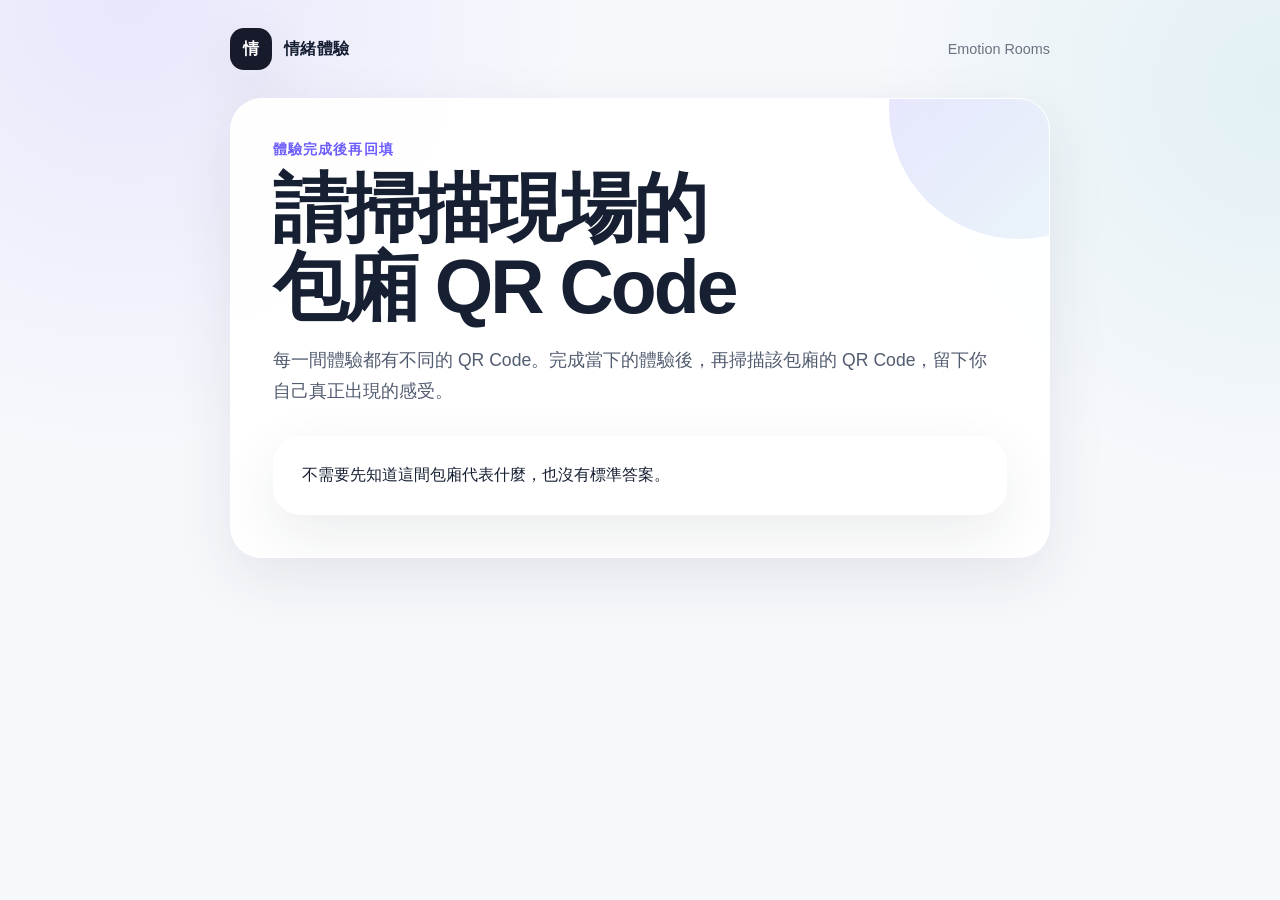
<file: index.html>
<!doctype html>
<html lang="zh-Hant">
<head>
  <meta charset="utf-8"><meta name="viewport" content="width=device-width,initial-scale=1">
  <meta http-equiv="Cache-Control" content="no-store, no-cache, must-revalidate, max-age=0">
  <meta http-equiv="Pragma" content="no-cache">
  <meta http-equiv="Expires" content="0">
  <title>情緒體驗</title>
  <link rel="stylesheet" href="css/style.css?v=20260829-1">
</head>
<body>
  <main class="shell" style="max-width:820px">
    <div class="topbar"><div class="brand"><span class="brand-mark">情</span> 情緒體驗</div><span class="small-note">Emotion Rooms</span></div>
    <section class="hero">
      <div class="eyebrow">體驗完成後再回填</div>
      <h1>請掃描現場的<br>包廂 QR Code</h1>
      <p class="lead">每一間體驗都有不同的 QR Code。完成當下的體驗後，再掃描該包廂的 QR Code，留下你自己真正出現的感受。</p>
      <div class="panel" style="margin-top:28px">
        <p style="margin:0">不需要先知道這間包廂代表什麼，也沒有標準答案。</p>
      </div>
    </section>
  </main>
  <script>
    window.addEventListener('pageshow', (event) => {
      if (event.persisted) window.location.reload();
    });
  </script>
</body>
</html>
</file>
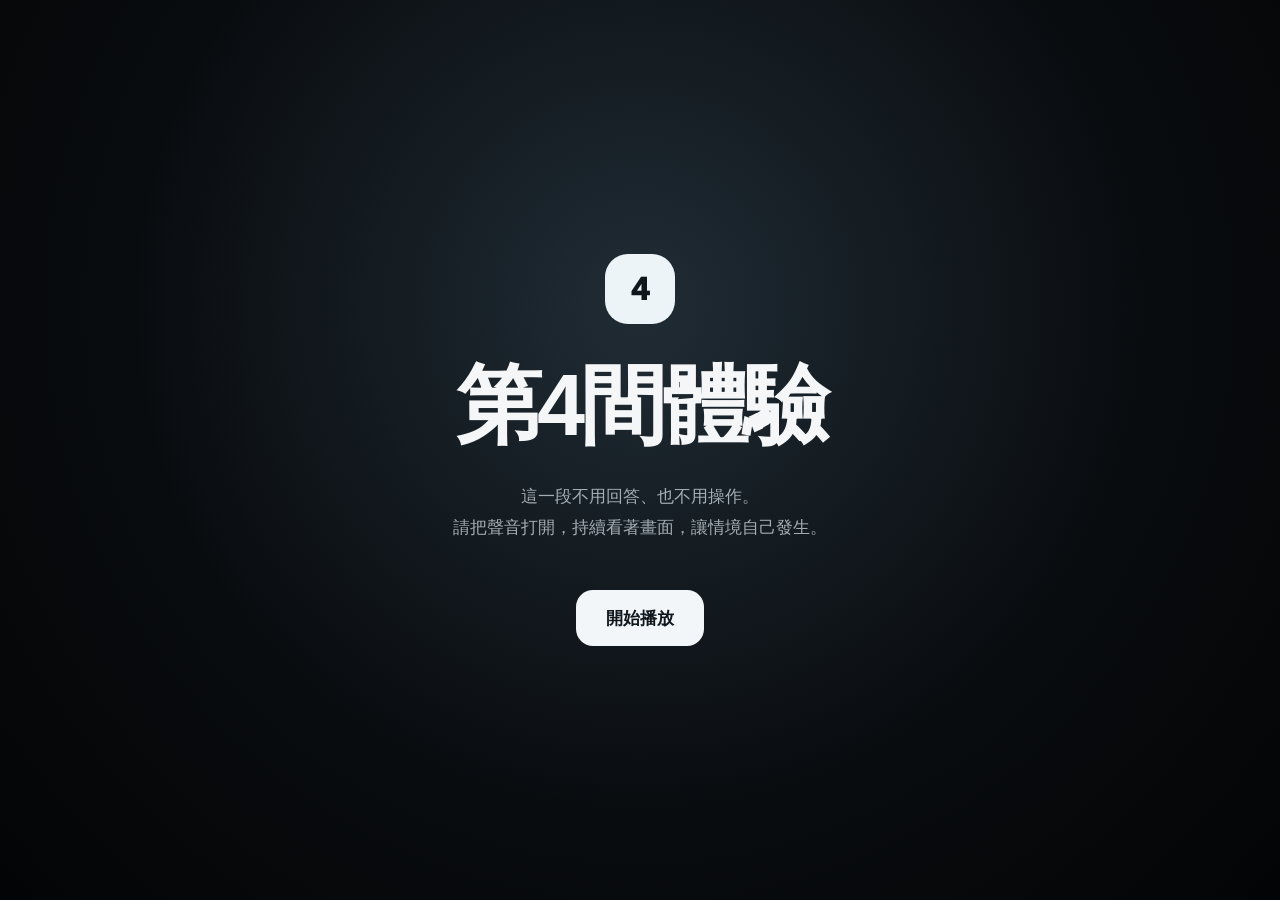
<file: experience-room4-content.html>
<!doctype html>
<html lang="zh-Hant">
<head>
<meta charset="utf-8">
<meta name="viewport" content="width=device-width,initial-scale=1,user-scalable=no">
<meta http-equiv="Cache-Control" content="no-store, no-cache, must-revalidate, max-age=0">
<meta http-equiv="Pragma" content="no-cache"><meta http-equiv="Expires" content="0">
<title>第4間體驗</title>
<style>
:root{color-scheme:dark;--bg:#050708;--ink:#f5f6f7;--muted:#92999f;--line:rgba(255,255,255,.12);--green:#7bf0b6;--red:#ff7d78}
*{box-sizing:border-box}html,body{margin:0;width:100%;height:100%;overflow:hidden;background:#050708;color:var(--ink);font-family:-apple-system,BlinkMacSystemFont,"Segoe UI","Noto Sans TC",sans-serif}
button{font:inherit}.app{position:relative;width:100%;height:100%;display:grid;place-items:center;background:radial-gradient(circle at 50% 30%,#172029 0,#080b0e 45%,#030405 100%)}
.app::before{content:"";position:absolute;inset:0;background:linear-gradient(110deg,transparent 0 45%,rgba(255,255,255,.025) 50%,transparent 55%);pointer-events:none}
.phone{position:relative;width:min(430px,92vw);height:min(850px,92vh);border-radius:48px;background:#11161b;border:1px solid rgba(255,255,255,.15);box-shadow:0 35px 110px rgba(0,0,0,.68),inset 0 0 0 7px #080a0d;overflow:hidden;opacity:0;transform:translateY(10px) scale(.985);transition:opacity .8s,transform .8s}
.phone.show{opacity:1;transform:none}.notch{position:absolute;z-index:10;top:11px;left:50%;transform:translateX(-50%);width:126px;height:30px;border-radius:18px;background:#030405}
.status{height:54px;padding:15px 23px 0;display:flex;align-items:center;justify-content:space-between;font-size:.81rem;font-weight:800;color:#eef1f4;position:relative;z-index:2}.battery{display:flex;gap:7px;align-items:center}.battery i{display:block;width:22px;height:10px;border:1px solid #dce1e5;border-radius:3px;position:relative}.battery i::after{content:"";position:absolute;left:2px;top:2px;bottom:2px;width:var(--battery,70%);background:currentColor;border-radius:1px}.screen{position:absolute;inset:54px 0 0;background:#eef1f3;color:#111923;transition:background .5s,color .5s;overflow:hidden}.screen.dark{background:#0b0e12;color:#f2f4f6}
.scene{position:absolute;inset:0;padding:28px 22px 26px;opacity:0;transform:translateY(7px);transition:opacity .85s,transform .85s}.scene.on{opacity:1;transform:none}.scene h2{font-size:1rem;margin:0 0 7px;color:#75808a;letter-spacing:.04em}.scene .big{font-size:2.25rem;font-weight:950;letter-spacing:-.05em;line-height:1.05}.scene .sub{margin-top:9px;color:#66717b;line-height:1.55;font-size:.96rem}.dark .scene h2,.dark .scene .sub{color:#89929b}
.map{height:355px;margin-top:24px;border-radius:28px;background:linear-gradient(145deg,#dde6df,#cfd8d1);position:relative;overflow:hidden;border:1px solid rgba(0,0,0,.06)}.road{position:absolute;height:14px;background:#f7f8f7;border:1px solid #c0c9c2;border-radius:99px;transform-origin:left center}.r1{width:340px;left:26px;top:75px;transform:rotate(28deg)}.r2{width:290px;left:62px;top:210px;transform:rotate(-14deg)}.route{position:absolute;left:65px;top:52px;width:270px;height:210px;border:7px solid transparent;border-left-color:#2878ff;border-bottom-color:#2878ff;border-radius:0 0 0 70px;transform:rotate(-8deg)}.dot{position:absolute;width:17px;height:17px;border-radius:50%;background:#2878ff;border:4px solid #fff;box-shadow:0 2px 12px rgba(0,0,0,.25)}.dot.start{left:82px;top:74px}.dot.end{right:48px;bottom:56px;background:#e94747}.eta{margin-top:18px;background:#fff;border-radius:22px;padding:18px;display:flex;justify-content:space-between;align-items:end;box-shadow:0 8px 30px rgba(0,0,0,.08)}.eta strong{font-size:2.05rem;letter-spacing:-.04em}.eta small{display:block;color:#7b858e;margin-top:4px}.delay{color:#d64545;font-weight:900}
.notice-stack{display:flex;flex-direction:column;gap:11px;margin-top:26px}.notice{background:#fff;border-radius:22px;padding:15px 16px;box-shadow:0 8px 28px rgba(0,0,0,.08);display:flex;gap:12px;align-items:flex-start}.avatar{width:41px;height:41px;border-radius:13px;background:#d7e5ff;display:grid;place-items:center;font-weight:950;color:#3562aa;flex:0 0 auto}.notice .n-title{font-weight:900}.notice .n-text{font-size:.9rem;color:#69747e;margin-top:3px;line-height:1.45}.urgent{border:1px solid rgba(214,69,69,.22);box-shadow:0 9px 30px rgba(198,52,52,.12)}
.call{height:100%;display:flex;flex-direction:column;align-items:center;justify-content:center;text-align:center;background:linear-gradient(#17222b,#0a0e12);color:#fff;margin:-28px -22px -26px;padding:25px}.call .avatar{width:104px;height:104px;border-radius:50%;font-size:2rem;margin-bottom:22px}.call .who{font-size:2rem;font-weight:900}.call .label{color:#9ca6ae;margin-top:5px}.call-actions{display:flex;gap:74px;margin-top:86px}.circle{width:69px;height:69px;border-radius:50%;display:grid;place-items:center;font-size:1.6rem;background:#38c273}.circle.reject{background:#ef5350}
.chat{height:100%;display:flex;flex-direction:column}.chat-head{margin:-28px -22px 0;padding:17px 18px 15px;background:#f7f8f9;border-bottom:1px solid #dfe4e8;display:flex;align-items:center;gap:10px}.chat-head .avatar{width:34px;height:34px;border-radius:50%}.chat-name{font-weight:900}.chat-body{flex:1;padding:22px 0;display:flex;flex-direction:column;justify-content:flex-end;gap:10px}.bubble{max-width:82%;padding:11px 14px;border-radius:18px;line-height:1.45;font-size:.98rem}.mine{align-self:flex-end;background:#8ee272;color:#10210f;border-bottom-right-radius:5px}.theirs{align-self:flex-start;background:#fff;border:1px solid #e0e4e7;border-bottom-left-radius:5px}.read{align-self:flex-end;color:#89929b;font-size:.78rem;margin-top:-4px}.compose{background:#fff;border-radius:20px;border:1px solid #dfe4e7;padding:12px 14px;color:#20262c;margin-top:12px}.typing{align-self:flex-start;display:flex;gap:5px;background:#fff;border:1px solid #e0e4e7;border-radius:18px;padding:14px 17px}.typing i{width:7px;height:7px;border-radius:50%;background:#9aa1a8;animation:blink 1.1s infinite}.typing i:nth-child(2){animation-delay:.18s}.typing i:nth-child(3){animation-delay:.36s}@keyframes blink{0%,70%,100%{opacity:.25}35%{opacity:1}}
.black{position:absolute;inset:0;background:#000;display:grid;place-items:center;text-align:center;color:#f4f4f4;padding:30px}.black .line{font-size:clamp(1.5rem,5vw,2.4rem);font-weight:850;line-height:1.5}.black .small{margin-top:14px;color:#707070}
.overlay{position:absolute;z-index:20;inset:0;background:radial-gradient(circle at 50% 34%,#202c35,#090c0f 58%,#030405);display:grid;place-items:center;padding:24px}.intro{text-align:center;width:min(650px,92vw)}.num{width:70px;height:70px;margin:auto;border-radius:23px;background:#edf4f7;color:#10171c;display:grid;place-items:center;font-size:2rem;font-weight:950}.intro h1{font-size:clamp(2.8rem,8vw,5.4rem);margin:24px 0 13px;letter-spacing:-.055em}.intro p{color:#a4adb4;line-height:1.8;font-size:1.05rem}.start{margin-top:30px;border:0;border-radius:17px;background:#f2f6f8;color:#11181d;padding:16px 30px;font-weight:950;font-size:1.08rem;cursor:pointer}.corner{position:absolute;z-index:15;left:18px;top:17px;color:rgba(255,255,255,.48);font-size:.82rem;font-weight:800;letter-spacing:.05em}.restart{position:absolute;z-index:15;right:18px;top:12px;border:1px solid rgba(255,255,255,.1);background:rgba(0,0,0,.22);color:rgba(255,255,255,.55);border-radius:11px;padding:7px 10px;cursor:pointer}.end{display:none;position:absolute;z-index:18;inset:0;background:#000;place-items:center;text-align:center}.end.show{display:grid}.end h2{font-size:clamp(3rem,10vw,7rem);margin:0}.end p{color:#777}.again{margin-top:24px;border:1px solid #333;background:#111;color:#eee;border-radius:14px;padding:12px 18px;cursor:pointer}
@media(max-width:550px){.phone{height:88vh;border-radius:38px}.map{height:300px}.scene{padding:22px 17px}.call{margin:-22px -17px -26px}.chat-head{margin:-22px -17px 0}}
@media(prefers-reduced-motion:reduce){*{animation:none!important;transition:none!important}}
</style>
</head>
<body>
<main class="app">
<div class="corner">第4間體驗</div><button class="restart" id="restart" type="button">重來</button>
<div class="phone" id="phone"><div class="notch"></div><div class="status"><span id="clock">08:12</span><span class="battery"><span id="batteryText">72%</span><i id="batteryIcon" style="--battery:72%"></i></span></div><div class="screen" id="screen"><div class="scene" id="scene"></div></div></div>
<div class="end" id="end"><div><h2>完成</h2><p>請依現場指示前往下一步。</p><button class="again" id="again" type="button">再播放一次</button></div></div>
<div class="overlay" id="intro"><div class="intro"><div class="num">4</div><h1>第4間體驗</h1><p>這一段不用回答、也不用操作。<br>請把聲音打開，持續看著畫面，讓情境自己發生。</p><button class="start" id="start" type="button">開始播放</button></div></div>
</main>
<script>
(()=>{
const demo=new URLSearchParams(location.search).get('demo')==='1';
const scale=demo?.075:1;
const phone=document.querySelector('#phone'),screen=document.querySelector('#screen'),scene=document.querySelector('#scene'),clock=document.querySelector('#clock'),batteryText=document.querySelector('#batteryText'),batteryIcon=document.querySelector('#batteryIcon'),intro=document.querySelector('#intro'),end=document.querySelector('#end');
let audio=null,timer=null,index=0,heartbeatTimer=null;
const scenes=[
{d:25,time:'08:12',bat:72,sound:'soft',html:`<h2>導航</h2><div class="big">09:00 前抵達</div><div class="sub">現在出發，時間看起來很充裕。</div><div class="map"><div class="road r1"></div><div class="road r2"></div><div class="route"></div><div class="dot start"></div><div class="dot end"></div></div><div class="eta"><div><strong>08:43</strong><small>預計抵達</small></div><div>31 分鐘</div></div>`},
{d:30,time:'08:25',bat:58,sound:'soft',html:`<h2>導航重新計算</h2><div class="big">路況有些變慢</div><div class="map"><div class="road r1"></div><div class="road r2"></div><div class="route"></div><div class="dot start" style="left:145px;top:118px"></div><div class="dot end"></div></div><div class="eta"><div><strong>08:51</strong><small>預計抵達</small></div><div class="delay">+8 分鐘</div></div>`},
{d:35,time:'08:34',bat:47,sound:'notify',html:`<h2>通知</h2><div class="big">手機亮了一下</div><div class="notice-stack"><div class="notice"><div class="avatar">群</div><div><div class="n-title">今天的會議</div><div class="n-text">大家都到了，你快到了嗎？</div></div></div><div class="notice"><div class="avatar">主</div><div><div class="n-title">主管</div><div class="n-text">今天 09:00 準時開始。</div></div></div></div>`},
{d:35,time:'08:41',bat:39,sound:'notify',html:`<h2>車輛暫停</h2><div class="big">前方目前無法通行</div><div class="sub">司機沒有說需要等多久。</div><div class="notice-stack"><div class="notice urgent"><div class="avatar">!</div><div><div class="n-title">導航</div><div class="n-text">預計抵達時間已更新為 <b>09:02</b></div></div></div></div>`},
{d:30,time:'08:49',bat:27,sound:'call',dark:true,html:`<div class="call"><div class="avatar">主</div><div class="who">主管</div><div class="label">來電中…</div><div class="call-actions"><div><div class="circle reject">✕</div><div class="label">拒絕</div></div><div><div class="circle">✓</div><div class="label">接聽</div></div></div></div>`},
{d:40,time:'08:56',bat:12,sound:'low',html:`<h2>導航</h2><div class="big">剩下 600 公尺</div><div class="sub">你已經看得到目的地附近的大樓，但車幾乎沒有移動。</div><div class="map"><div class="road r1"></div><div class="road r2"></div><div class="route"></div><div class="dot start" style="left:260px;top:220px"></div><div class="dot end"></div></div><div class="eta"><div><strong>09:02</strong><small>預計抵達</small></div><div class="delay">電量 12%</div></div>`},
{d:35,time:'08:58',bat:9,sound:'notify',html:`<h2>通知</h2><div class="big">又一則訊息</div><div class="notice-stack"><div class="notice urgent"><div class="avatar">主</div><div><div class="n-title">主管</div><div class="n-text">你在哪？今天真的不能遲到。</div></div></div><div class="notice"><div class="avatar">群</div><div><div class="n-title">今天的會議</div><div class="n-text">簡報已經開好了。</div></div></div></div>`},
{d:35,time:'08:59',bat:7,sound:'low',html:`<h2>時間</h2><div class="big" style="font-size:5.3rem;margin-top:115px;text-align:center">08:59</div><div class="sub" style="text-align:center;margin-top:28px">畫面沒有其他變化。<br>車也沒有動。</div>`},
{d:30,time:'09:00',bat:6,sound:'notify',html:`<h2>通知</h2><div class="big">09:00</div><div class="notice-stack"><div class="notice urgent"><div class="avatar">主</div><div><div class="n-title">主管</div><div class="n-text">我們先開始了。</div></div></div></div>`},
{d:12,time:'09:00',bat:6,black:true,html:`<div class="black"><div><div class="line">……</div></div></div>`},
{d:30,time:'21:47',bat:41,sound:'soft',chat:true,html:`<div class="chat"><div class="chat-head"><div class="avatar">友</div><div class="chat-name">好朋友</div></div><div class="chat-body"><div class="theirs bubble">所以你最後有跟他講嗎？</div><div class="mine bubble">還沒，我真的不知道怎麼跟他講。</div><div class="read">已讀</div><div class="compose">我覺得他最近真的很難相處…</div></div></div>`},
{d:25,time:'21:48',bat:39,sound:'notify',chat:true,html:`<div class="chat"><div class="chat-head"><div class="avatar" style="background:#ffe0dc;color:#a4413a">本</div><div class="chat-name">本人</div></div><div class="chat-body"><div class="mine bubble">我覺得他最近真的很難相處…</div><div class="read">已送出</div></div></div>`},
{d:30,time:'21:48',bat:38,sound:'none',chat:true,html:`<div class="chat"><div class="chat-head"><div class="avatar" style="background:#ffe0dc;color:#a4413a">本</div><div class="chat-name">本人</div></div><div class="chat-body"><div class="mine bubble">我覺得他最近真的很難相處…</div><div class="read">已讀</div></div></div>`},
{d:45,time:'21:49',bat:36,sound:'typing',chat:true,html:`<div class="chat"><div class="chat-head"><div class="avatar" style="background:#ffe0dc;color:#a4413a">本</div><div class="chat-name">本人</div></div><div class="chat-body"><div class="mine bubble">我覺得他最近真的很難相處…</div><div class="read">已讀</div><div class="typing"><i></i><i></i><i></i></div></div></div>`},
{d:30,time:'21:50',bat:34,sound:'call',dark:true,html:`<div class="call"><div class="avatar" style="background:#ffe0dc;color:#a4413a">本</div><div class="who">本人</div><div class="label">來電中…</div><div class="call-actions"><div><div class="circle reject">✕</div><div class="label">拒絕</div></div><div><div class="circle">✓</div><div class="label">接聽</div></div></div></div>`},
{d:20,time:'21:50',bat:34,black:true,html:`<div class="black"></div>`},
{d:25,time:'21:50',bat:34,black:true,html:`<div class="black"><div><div class="line">如果是你，<br>剛才最想做什麼？</div><div class="small">不用回答。</div></div></div>`}
];
function ensureAudio(){if(audio)return;const AC=window.AudioContext||window.webkitAudioContext;if(AC)audio=new AC()}
function tone(freq,d=.08,v=.025,type='sine'){if(!audio)return;const o=audio.createOscillator(),g=audio.createGain();o.type=type;o.frequency.value=freq;g.gain.value=v;o.connect(g);g.connect(audio.destination);o.start();g.gain.exponentialRampToValueAtTime(.0001,audio.currentTime+d);o.stop(audio.currentTime+d+.02)}
function ping(){tone(1040,.07,.022);setTimeout(()=>tone(1320,.08,.016),70)}
function call(){if(!audio)return;[0,260,520].forEach(ms=>setTimeout(()=>{tone(220,.12,.035,'triangle');setTimeout(()=>tone(180,.12,.025,'triangle'),90)},ms))}
function low(){tone(78,.55,.012,'sine')}
function stopHeartbeat(){clearInterval(heartbeatTimer);heartbeatTimer=null}
function heartbeat(ms=1300){stopHeartbeat();heartbeatTimer=setInterval(()=>{tone(72,.07,.018,'sine');setTimeout(()=>tone(58,.09,.012,'sine'),130)},ms)}
function playSound(kind){stopHeartbeat();if(kind==='notify')ping();if(kind==='call')call();if(kind==='low'){low();heartbeat(1050)}if(kind==='typing')heartbeat(1350);if(kind==='soft')tone(120,.25,.006)}
function render(s){clock.textContent=s.time;batteryText.textContent=s.bat+'%';batteryIcon.style.setProperty('--battery',s.bat+'%');batteryIcon.style.color=s.bat<=12?'#ff817b':'#dce1e5';screen.className='screen'+(s.dark?' dark':'');scene.className='scene';scene.innerHTML=s.html;requestAnimationFrame(()=>scene.classList.add('on'));playSound(s.sound||'none')}
function next(){clearTimeout(timer);if(index>=scenes.length){stopHeartbeat();phone.classList.remove('show');end.classList.add('show');return}render(scenes[index]);const d=Math.max(1700,scenes[index].d*1000*scale);index++;timer=setTimeout(next,d)}
function start(){ensureAudio();audio?.resume?.();intro.style.display='none';end.classList.remove('show');phone.classList.add('show');index=0;document.documentElement.requestFullscreen?.().catch?.(()=>{});next()}
function reset(){clearTimeout(timer);stopHeartbeat();index=0;phone.classList.remove('show');end.classList.remove('show');intro.style.display='grid'}
document.querySelector('#start').addEventListener('click',start);document.querySelector('#restart').addEventListener('click',reset);document.querySelector('#again').addEventListener('click',start);
})();
</script>
</body>
</html>
</file>
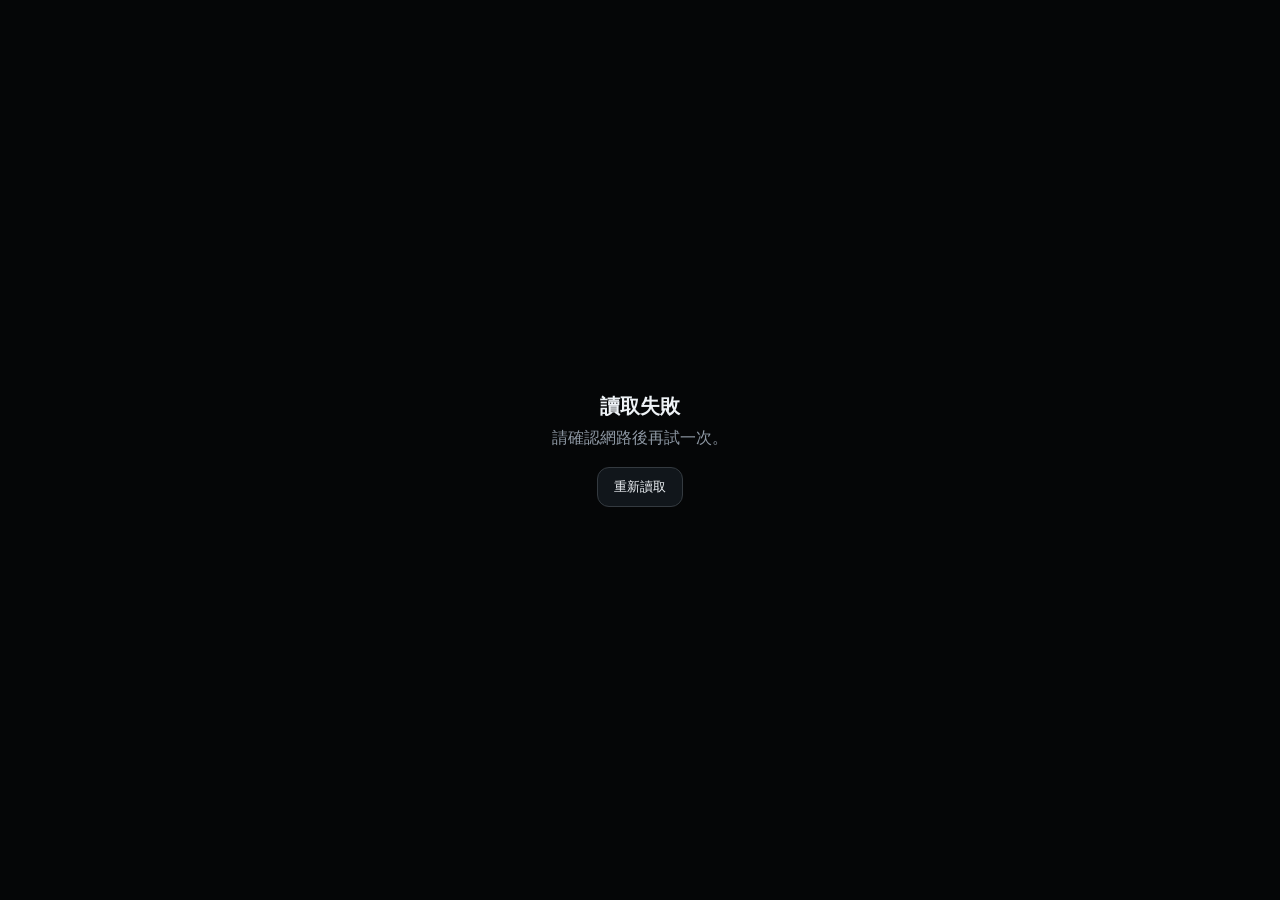
<file: experience-room4.html>
<!doctype html>
<html lang="zh-Hant">
<head>
<meta charset="utf-8">
<meta name="viewport" content="width=device-width,initial-scale=1">
<meta http-equiv="Cache-Control" content="no-store, no-cache, must-revalidate, max-age=0">
<meta http-equiv="Pragma" content="no-cache">
<meta http-equiv="Expires" content="0">
<title>第4間體驗</title>
<style>
html,body{margin:0;width:100%;height:100%;background:#050607;color:#e8edf2;font-family:-apple-system,BlinkMacSystemFont,"Segoe UI","Noto Sans TC",sans-serif}body{display:grid;place-items:center}.loading{text-align:center;color:#8f99a5}.loading b{display:block;color:#eef2f6;font-size:1.25rem;margin-bottom:8px}.retry{margin-top:18px;border:1px solid #343a40;background:#11161b;color:#eef2f6;border-radius:12px;padding:10px 16px;cursor:pointer}
</style>
</head>
<body>
<div class="loading" id="loading"><b>第4間體驗</b>正在讀取最新版本…</div>
<script>
(async()=>{
  const source='https://raw.githubusercontent.com/staney41011/emotion-rooms/main/experience-room4-content.html';
  try{
    const response=await fetch(`${source}?_fresh=${Date.now()}`,{cache:'no-store'});
    if(!response.ok) throw new Error(`HTTP ${response.status}`);
    const html=await response.text();
    document.open();
    document.write(html);
    document.close();
  }catch(error){
    document.querySelector('#loading').innerHTML='<b>讀取失敗</b>請確認網路後再試一次。<br><button class="retry" onclick="location.reload()">重新讀取</button>';
  }
})();
window.addEventListener('pageshow',(event)=>{if(event.persisted)location.reload()});
</script>
</body>
</html>
</file>
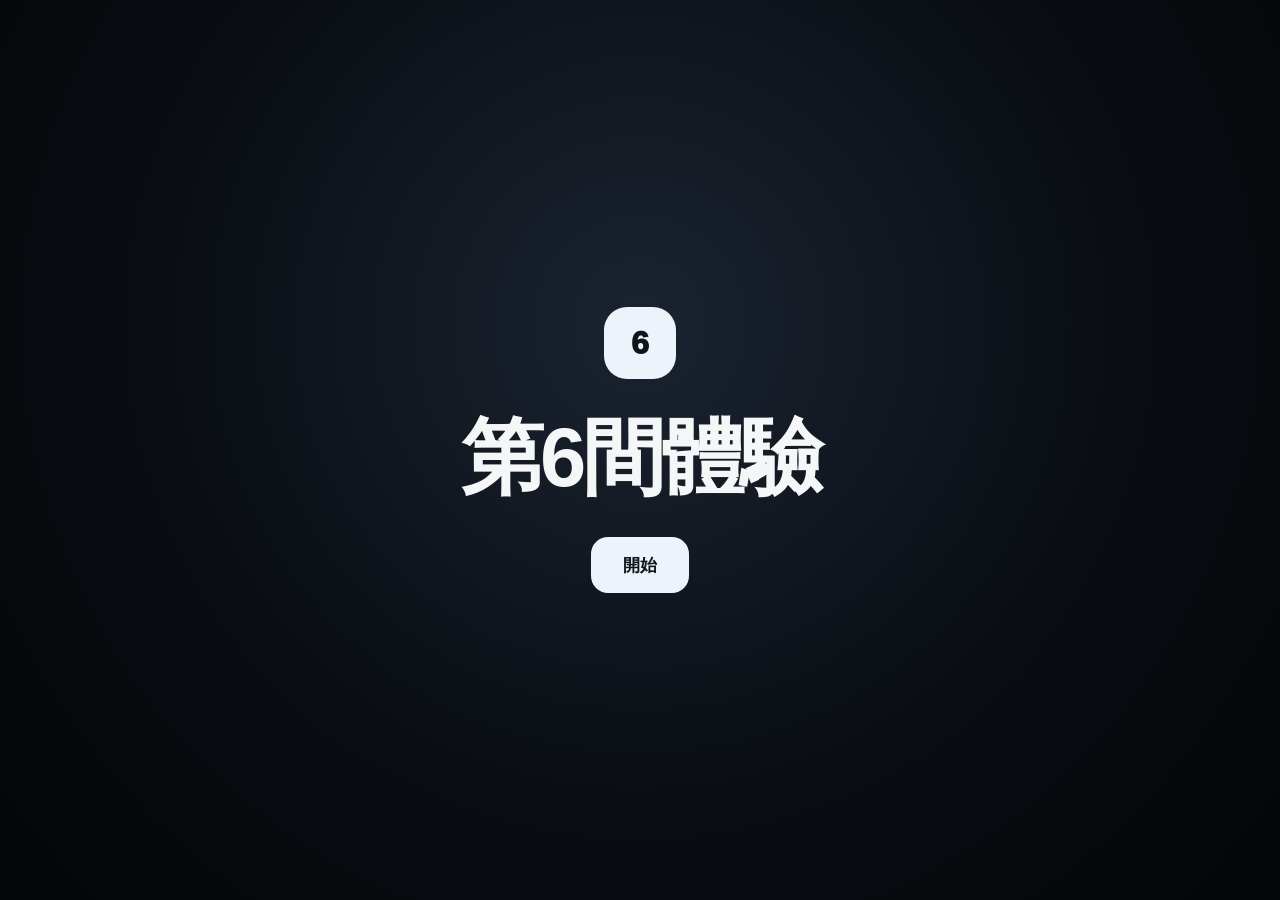
<file: experience-room6-content.html>
<!doctype html>
<html lang="zh-Hant">
<head>
<meta charset="utf-8">
<meta name="viewport" content="width=device-width,initial-scale=1,user-scalable=no">
<meta http-equiv="Cache-Control" content="no-store, no-cache, must-revalidate, max-age=0">
<meta http-equiv="Pragma" content="no-cache"><meta http-equiv="Expires" content="0">
<title>第6間體驗</title>
<style>
:root{color-scheme:dark;--bg:#05070a;--ink:#f4f6f8;--muted:#8f98a3;--green:#86e66f;--blue:#438df5}
*{box-sizing:border-box}html,body{margin:0;width:100%;height:100%;overflow:hidden;background:var(--bg);font-family:-apple-system,BlinkMacSystemFont,"Segoe UI","Noto Sans TC",sans-serif;color:var(--ink)}button{font:inherit}.app{position:relative;width:100%;height:100%;display:grid;place-items:center;background:radial-gradient(circle at 50% 24%,#17202b 0,#090d12 44%,#040506 100%)}.scene{position:absolute;inset:0;display:grid;place-items:center;opacity:0;transition:opacity .9s ease}.scene.on{opacity:1}.black{position:absolute;inset:0;background:#020304}.corner{position:absolute;z-index:60;left:18px;top:16px;color:rgba(255,255,255,.34);font-size:.8rem;font-weight:800}.restart{position:absolute;z-index:60;right:16px;top:11px;border:1px solid rgba(255,255,255,.1);background:rgba(0,0,0,.28);color:rgba(255,255,255,.55);border-radius:11px;padding:7px 10px;cursor:pointer}.overlay{position:absolute;z-index:80;inset:0;background:radial-gradient(circle at 50% 36%,#1a2330,#090d12 58%,#040506);display:grid;place-items:center}.intro{text-align:center}.num{width:72px;height:72px;margin:auto;border-radius:23px;background:#edf3fa;color:#10151b;display:grid;place-items:center;font-size:2rem;font-weight:950}.intro h1{font-size:clamp(2.8rem,8vw,5.2rem);margin:24px 0 22px;letter-spacing:-.05em}.start{border:0;border-radius:17px;background:#edf3fa;color:#10151b;padding:16px 32px;font-weight:950;font-size:1.08rem;cursor:pointer}.end{display:none;position:absolute;z-index:70;inset:0;background:#020304;place-items:center;text-align:center}.end.show{display:grid}.end h2{font-size:clamp(3rem,9vw,6rem);margin:0}.again{margin-top:28px;border:1px solid #30343a;background:#101318;color:#eee;border-radius:14px;padding:12px 18px;cursor:pointer}
.phone-wrap{width:min(440px,92vw);height:min(850px,90vh);border-radius:42px;padding:10px;background:#0b0d10;box-shadow:0 34px 100px rgba(0,0,0,.6),inset 0 0 0 1px rgba(255,255,255,.08)}.phone{width:100%;height:100%;border-radius:34px;overflow:hidden;background:#f5f5f7;color:#18191b;display:flex;flex-direction:column;position:relative}.status{height:33px;display:flex;align-items:center;justify-content:space-between;padding:0 18px;font-size:.74rem;font-weight:800}.notch{position:absolute;top:8px;left:50%;transform:translateX(-50%);width:114px;height:24px;border-radius:16px;background:#0d0e10;z-index:3}.appbar{height:64px;display:flex;align-items:center;gap:11px;padding:8px 14px;border-bottom:1px solid #dedfe2;background:#fff}.avatar{width:39px;height:39px;border-radius:50%;display:grid;place-items:center;color:#fff;font-size:.78rem;font-weight:900;background:linear-gradient(135deg,#5b8cff,#865ee8);flex:0 0 auto}.appbar h3{margin:0;font-size:1rem}.appbar .sub{font-size:.72rem;color:#8c9299;margin-top:2px}.chat{flex:1;padding:15px 12px 22px;overflow:hidden;background:#eef0f3;display:flex;flex-direction:column;gap:7px}.msgrow{display:flex;align-items:flex-end;gap:7px;opacity:0;transform:translateY(7px);animation:pop .35s ease forwards}.msgrow.me{justify-content:flex-end}.mini-avatar{width:29px;height:29px;border-radius:50%;display:grid;place-items:center;color:#fff;font-size:.62rem;font-weight:850;background:#6877a8;flex:0 0 auto}.msgcol{max-width:78%}.name{font-size:.69rem;color:#7d848b;margin:0 0 3px 4px}.bubble{padding:9px 12px;border-radius:17px;font-size:.92rem;line-height:1.45;box-shadow:0 1px 0 rgba(0,0,0,.04)}.msgrow.me .bubble{background:var(--green);border-bottom-right-radius:5px}.msgrow.other .bubble{background:#fff;border-bottom-left-radius:5px}.read{align-self:flex-end;color:#8f969d;font-size:.7rem;margin:-2px 5px 2px 0;min-height:16px;transition:all .25s}.typing{align-self:flex-start;background:#fff;border-radius:17px;padding:11px 14px}.typing i{display:inline-block;width:6px;height:6px;border-radius:50%;background:#a7adb4;margin:0 2px;animation:blink 1s infinite}.typing i:nth-child(2){animation-delay:.15s}.typing i:nth-child(3){animation-delay:.3s}.composer{height:64px;background:#fff;border-top:1px solid #dfe3e6;padding:9px 12px;display:flex;align-items:center;gap:8px}.inputfake{flex:1;min-height:40px;background:#f2f3f5;border:2px solid transparent;border-radius:20px;padding:9px 12px;color:#202328;font-size:.95rem;transition:.25s;position:relative}.inputfake.focus{border-color:#62a0ff;background:#fff;box-shadow:0 0 0 4px rgba(67,141,245,.12)}.inputfake .cursor{display:inline-block;width:2px;height:18px;background:#2f86ff;vertical-align:-3px;margin-left:2px;animation:cursor .8s infinite}.draft-note{position:absolute;right:58px;bottom:67px;color:#9aa0a7;font-size:.68rem;opacity:0;transition:.25s}.draft-note.show{opacity:1}.send{width:36px;height:36px;border-radius:50%;display:grid;place-items:center;background:#2f86ff;color:#fff;font-weight:900}
.story-phone,.story-stack{width:min(440px,92vw);height:min(820px,88vh);border-radius:34px;background:#08090b;padding:10px;box-shadow:0 34px 100px rgba(0,0,0,.6)}.story-screen,.story-card{height:100%;border-radius:26px;overflow:hidden;position:relative;background:linear-gradient(155deg,#4a4365,#15131c);display:grid;place-items:center}.story-progress{position:absolute;left:10px;right:10px;top:10px;height:3px;display:flex;gap:4px;z-index:5}.story-progress i{flex:1;background:rgba(255,255,255,.32);border-radius:4px}.story-head{position:absolute;top:22px;left:16px;z-index:5;display:flex;align-items:center;gap:9px;color:#fff;font-size:.85rem;font-weight:800;text-shadow:0 1px 8px rgba(0,0,0,.6)}.story-head .pic{width:34px;height:34px;border-radius:50%;background:linear-gradient(135deg,#ff9a76,#806de8);display:grid;place-items:center}.party-table{width:82%;height:46%;border-radius:28px;background:radial-gradient(circle at 45% 45%,#d04c45 0 9%,transparent 10%),radial-gradient(circle at 58% 52%,#d7a36b 0 8%,transparent 9%),linear-gradient(145deg,#4b2d20,#2b1712);box-shadow:0 20px 55px rgba(0,0,0,.38);position:relative}.party-table:before{content:"🍲  🥤  🥢";position:absolute;inset:0;display:grid;place-items:center;font-size:clamp(2rem,7vw,4.4rem)}.story-text,.story-comment{position:absolute;left:24px;right:24px;bottom:60px;text-align:center;color:#fff;font-size:clamp(1.5rem,5vw,2.5rem);font-weight:950;text-shadow:0 3px 15px rgba(0,0,0,.55)}.story-tag{display:inline-block;margin-top:12px;background:rgba(0,0,0,.38);padding:8px 12px;border-radius:12px;font-size:.95rem}.story-nav{position:absolute;right:18px;bottom:16px;color:#aab0ba;font-size:.82rem}.stage-mini{width:82%;height:54%;border-radius:20px;background:linear-gradient(180deg,#443b5d,#121017);position:relative;overflow:hidden}.stage-mini:before{content:"🎤        🎤";position:absolute;inset:0;display:grid;place-items:center;font-size:clamp(2.4rem,9vw,4.6rem)}.tag-focus{position:absolute;left:61%;top:37%;transform:translate(-50%,-50%);background:#fff;color:#111;padding:7px 11px;border-radius:8px;font-weight:900;font-size:.92rem}
.walk-wrap{width:min(1040px,94vw);height:min(680px,80vh);position:relative}.walk-chat-card{position:absolute;inset:0;display:grid;place-items:center;transition:opacity .7s}.walk-phone{width:min(420px,90vw);background:#f4f5f7;color:#14191f;border-radius:26px;padding:22px;box-shadow:0 24px 70px rgba(0,0,0,.45)}.walk-private{display:flex;gap:12px;align-items:center;padding-bottom:15px;border-bottom:1px solid #ddd}.walk-private .pav{width:48px;height:48px;border-radius:50%;background:#b66d8b;color:#fff;display:grid;place-items:center;font-weight:900}.walk-private b{font-size:1.05rem}.walk-bubbles{padding:18px 0 4px}.walk-bubble{background:#fff;border-radius:17px;padding:11px 14px;margin:8px 0;max-width:82%;box-shadow:0 2px 7px rgba(0,0,0,.06)}.walk-bubble.mine{margin-left:auto;background:var(--green)}.hall-scene{position:absolute;inset:0;border-radius:30px;overflow:hidden;background:linear-gradient(180deg,#eaf1f5 0 58%,#aeb7bf 58% 61%,#818a92 61%);opacity:0;transition:opacity .8s;color:#18202a}.hall-scene.show{opacity:1}.place-time{position:absolute;left:24px;top:22px;background:rgba(255,255,255,.9);border-radius:13px;padding:9px 12px;font-size:.84rem;font-weight:850;box-shadow:0 7px 20px rgba(0,0,0,.12)}.desk{position:absolute;left:10%;bottom:155px;width:260px;height:90px;border-radius:10px;background:#b58b64}.bag{position:absolute;left:15%;bottom:245px;width:76px;height:58px;border-radius:13px;background:#415363;transition:transform 2.2s,opacity 1s}.bag.pack{transform:translate(70px,95px) scale(.85);opacity:.15}.doorway{position:absolute;right:7%;top:80px;width:210px;height:330px;background:#c2ccd2;border:12px solid #87939b}.walkers{position:absolute;right:6%;bottom:82px;display:flex;gap:18px;align-items:flex-end;transition:transform 7.8s linear,opacity .8s;transform-origin:center bottom}.walkers.backs{filter:drop-shadow(0 10px 20px rgba(0,0,0,.14))}.walk-caption{position:absolute;left:50%;bottom:30px;transform:translateX(-50%);font-size:.9rem;color:#5d6670;background:rgba(255,255,255,.82);padding:8px 12px;border-radius:12px;opacity:0;transition:opacity .6s;box-shadow:0 6px 18px rgba(0,0,0,.08)}.hall-scene.show .walk-caption{opacity:1}.walker{width:66px;height:158px;position:relative}.walker .head{width:47px;height:47px;border-radius:50%;background:#efc6a5;position:absolute;top:0;left:10px}.walker .body{position:absolute;left:0;bottom:0;width:66px;height:108px;border-radius:25px 25px 10px 10px;background:#677d9e}.walker.friend .body{background:#b66d8b}.walker.friend:after{content:"";position:absolute;right:-9px;bottom:18px;width:24px;height:58px;border-radius:7px;background:#f2eee9;border:2px solid #d7c9c0}.walker.back{transform:scale(.95)}.walker.back .head{left:9px;box-shadow:inset 0 8px 0 rgba(0,0,0,.06)}.walker.back .body{border-radius:22px 22px 12px 12px;box-shadow:inset 0 10px 0 rgba(255,255,255,.08)}.walker.back:nth-child(1){transform:translateY(8px) scale(.9)}.walker.back:nth-child(2){transform:translateY(0) scale(1)}.walker.back:nth-child(3){transform:translateY(5px) scale(.94)}.walker.back:nth-child(4){transform:translateY(12px) scale(.88)}.walkers.go{transform:translate(175px,-55px) scale(.74);opacity:.82}.walk-notice{position:absolute;left:50%;top:22px;transform:translateX(-50%) translateY(-12px);width:min(430px,88vw);background:rgba(248,249,250,.95);border-radius:18px;padding:12px 14px;display:flex;align-items:center;gap:10px;box-shadow:0 12px 34px rgba(0,0,0,.18);opacity:0;transition:.5s}.walk-notice.show{opacity:1;transform:translateX(-50%) translateY(0)}.walk-notice .pav{width:38px;height:38px;border-radius:50%;background:#b66d8b;color:#fff;display:grid;place-items:center;font-weight:900}.walk-notice b{font-size:.8rem}.walk-notice span{display:block;font-size:.9rem;margin-top:2px}.walk-scene{position:absolute;inset:0;border-radius:30px;overflow:hidden;background:#0f1318;opacity:0;transition:opacity .8s}.walk-scene.show{opacity:1}.walk-photo{position:absolute;inset:0;opacity:0;transition:opacity .9s ease,transform 7s ease;transform:scale(1.02)}.walk-photo.show{opacity:1}.walk-photo img{width:100%;height:100%;object-fit:cover;display:block}.walk-photo.show img{transform:scale(1.03)}.walk-photo img{transition:transform 7s ease}.walk-card-overlay{position:absolute;left:24px;top:22px;background:rgba(255,255,255,.9);border-radius:13px;padding:9px 12px;font-size:.84rem;font-weight:850;box-shadow:0 7px 20px rgba(0,0,0,.12);z-index:2}.walk-notice.real{top:auto;bottom:24px;left:24px;transform:none;width:min(470px,90vw)}.walk-notice.real.show{transform:none}.walk-soft-vignette{position:absolute;inset:0;background:linear-gradient(180deg,rgba(0,0,0,.05),rgba(0,0,0,.12));pointer-events:none}
.perform-stage{width:min(1080px,94vw);height:min(680px,80vh);border-radius:28px;overflow:hidden;background:linear-gradient(180deg,#251f35,#0d0c12);box-shadow:0 30px 100px rgba(0,0,0,.55);position:relative}.spot{position:absolute;top:-80px;width:420px;height:620px;background:linear-gradient(180deg,rgba(255,244,200,.38),rgba(255,244,200,0));clip-path:polygon(45% 0,55% 0,100% 100%,0 100%)}.spot.a{left:7%}.spot.b{right:7%}.performers{position:absolute;left:50%;bottom:72px;transform:translateX(-50%);display:flex;gap:120px}.performer{width:100px;height:280px;position:relative}.performer .head{position:absolute;top:0;left:22px;width:58px;height:58px;border-radius:50%;background:#efc5a2}.performer .body{position:absolute;left:0;bottom:0;width:100px;height:215px;border-radius:36px 36px 12px 12px;background:#6f78a5}.performer.friend .body{background:#9c6078}
.lock{width:min(440px,92vw);height:min(850px,90vh);border-radius:42px;padding:10px;background:#0b0d10;box-shadow:0 34px 100px rgba(0,0,0,.6)}.lockscreen{height:100%;border-radius:34px;overflow:hidden;position:relative;background:radial-gradient(circle at 50% 24%,#78839d,#2b3241 54%,#11151c);padding:54px 16px 24px}.lock-time{text-align:center;color:#fff;font-size:clamp(4.6rem,16vw,7.6rem);font-weight:300;letter-spacing:-.07em;font-variant-numeric:tabular-nums}.lock-date{text-align:center;color:#edf1f6;font-size:1rem;margin-top:-6px}.birthday-card{margin:22px auto 0;width:min(320px,84%);background:rgba(255,255,255,.17);backdrop-filter:blur(14px);border:1px solid rgba(255,255,255,.16);border-radius:17px;padding:13px 16px;color:#fff;display:flex;align-items:center;gap:12px;transition:.6s}.birthday-card .cake{font-size:1.8rem}.birthday-card b{display:block;font-size:.92rem}.birthday-card span{font-size:.78rem;color:#e2e6ed}.birthday-card.gone{opacity:0;transform:translateY(-8px)}.notifications{position:absolute;left:14px;right:14px;bottom:28px;display:flex;flex-direction:column;gap:9px}.notice{background:rgba(245,247,250,.9);color:#15181c;border-radius:15px;padding:10px 12px;display:flex;gap:10px;align-items:center;opacity:0;transform:translateY(9px);animation:noticeIn .5s ease forwards;box-shadow:0 7px 25px rgba(0,0,0,.14)}.notice .icon{width:38px;height:38px;border-radius:10px;background:#e1e4e8;display:grid;place-items:center;font-size:.72rem;font-weight:950}.notice b{display:block;font-size:.76rem}.notice span{font-size:.82rem;color:#3c4249;display:block;margin-top:2px}
@keyframes pop{to{opacity:1;transform:none}}@keyframes blink{0%,70%,100%{opacity:.3}35%{opacity:1}}@keyframes cursor{0%,45%{opacity:1}46%,100%{opacity:0}}@keyframes noticeIn{to{opacity:1;transform:none}}@media(max-width:600px){.phone-wrap,.lock{height:92vh;border-radius:30px}.phone,.lockscreen{border-radius:23px}.performers{gap:64px}.walk-wrap{height:74vh}.walkers{right:-5%}.story-phone,.story-stack{height:90vh}}
</style>
</head>
<body>
<main class="app"><div class="corner">第6間體驗</div><button class="restart" id="restart">重來</button><div class="scene" id="scene"></div><div class="end" id="end"><div><h2>結束</h2><button class="again" id="again">再播放一次</button></div></div><div class="overlay" id="intro"><div class="intro"><div class="num">6</div><h1>第6間體驗</h1><button class="start" id="start">開始</button></div></div></main>
<script>
(()=>{
const demo=new URLSearchParams(location.search).get('demo')==='1',scene=document.querySelector('#scene'),intro=document.querySelector('#intro'),end=document.querySelector('#end');let timers=[];
function ms(n){return demo?Math.max(360,n*.22):n}function later(fn,n){const id=setTimeout(fn,ms(n));timers.push(id);return id}function clearTimers(){timers.forEach(clearTimeout);timers=[]}function show(html){scene.className='scene';scene.innerHTML=html;requestAnimationFrame(()=>scene.classList.add('on'))}function hide(next,n=900){scene.classList.remove('on');later(()=>{scene.innerHTML='';next&&next()},n)}function black(next,n=2600){show('<div class="black"></div>');later(()=>hide(next,500),n)}
function groupShell(){return '<div class="phone-wrap"><div class="phone"><div class="notch"></div><div class="status"><span>18:42</span><span>5G　78%</span></div><div class="appbar"><div class="avatar">群</div><div><h3>朋友們</h3><div class="sub">8 位成員</div></div></div><div class="chat" id="chat"></div></div></div>'}
function addMsg(name,text,delay,mine=false,color='#6877a8'){later(()=>{const chat=document.querySelector('#chat');if(!chat)return;const row=document.createElement('div');row.className='msgrow '+(mine?'me':'other');if(mine)row.innerHTML='<div class="msgcol"><div class="bubble">'+text+'</div></div>';else row.innerHTML='<div class="mini-avatar" style="background:'+color+'">'+name.slice(0,1)+'</div><div class="msgcol"><div class="name">'+name+'</div><div class="bubble">'+text+'</div></div>';chat.appendChild(row)},delay)}
function scene1(){show(groupShell());addMsg('','今天晚上有人要一起吃飯嗎？',500,true);later(()=>{const c=document.querySelector('#chat');if(c){const r=document.createElement('div');r.className='read';r.id='read';r.textContent='已讀 1';c.appendChild(r)}},1400);[['已讀 3',3200],['已讀 5',5000],['已讀 7',6900]].forEach(([t,d])=>later(()=>{const r=document.querySelector('#read');if(r)r.textContent=t},d));addMsg('阿哲','晚上火鍋？',9800,false,'#5674a6');addMsg('庭萱','我可以',10800,false,'#b66d8b');addMsg('小安','+1',11600,false,'#6e9772');addMsg('子晴','哈哈哈走啊',12400,false,'#b58654');addMsg('柏勳','哪一家？',13300,false,'#7660a4');addMsg('阿哲','我晚點到',14200,false,'#5674a6');later(()=>hide(()=>black(scene2)),18000)}
function scene2(){show('<div class="story-phone"><div class="story-screen"><div class="story-progress"><i></i><i></i><i></i></div><div class="story-head"><div class="pic">庭</div><span>庭萱　·　剛剛</span></div><div class="party-table"></div><div class="story-text">臨時揪火鍋成功 🍲<div class="story-tag">@阿哲　@小安　@子晴　@柏勳</div></div><div class="story-nav">1/1</div></div></div>');later(()=>hide(()=>black(scene3)),11000)}
function privateShell(){return '<div class="phone-wrap"><div class="phone"><div class="notch"></div><div class="status"><span id="phoneTime">12:42</span><span>5G　64%</span></div><div class="appbar"><div class="avatar" style="background:#b66d8b">佳</div><div><h3>佳怡</h3><div class="sub">上線中</div></div></div><div class="chat" id="chat"></div><div class="draft-note" id="draftNote">尚未送出</div><div class="composer"><div class="inputfake" id="inputfake"><span id="draft"></span><span class="cursor"></span></div><div class="send">↑</div></div></div></div>'}
function setDraft(text,focus=true){const d=document.querySelector('#draft'),i=document.querySelector('#inputfake'),n=document.querySelector('#draftNote');if(d)d.textContent=text;if(i)i.classList.toggle('focus',focus);if(n)n.classList.toggle('show',!!text)}
function typeDraft(text,start,step=380){text.split('').forEach((_,i)=>later(()=>setDraft(text.slice(0,i+1)),start+i*step))}function eraseDraft(text,start,step=700){for(let i=text.length-1;i>=0;i--)later(()=>setDraft(text.slice(0,i)),start+(text.length-1-i)*step)}
function scene3(){show(privateShell());addMsg('佳怡','明天一起吃飯嗎？',500,false,'#b66d8b');addMsg('','好啊',1800,true);addMsg('佳怡','那明天見～',3000,false,'#b66d8b');later(()=>{const t=document.querySelector('#phoneTime');if(t)t.textContent='12:47'},6200);later(()=>{const c=document.querySelector('#chat');if(c){const x=document.createElement('div');x.className='typing';x.id='typing';x.innerHTML='<i></i><i></i><i></i>';c.appendChild(x)}},8000);later(()=>document.querySelector('#typing')?.remove(),10600);addMsg('佳怡','抱歉，我今天臨時有事',10800,false,'#b66d8b');addMsg('佳怡','可能沒辦法去了',12300,false,'#b66d8b');addMsg('佳怡','改天好嗎？',13800,false,'#b66d8b');typeDraft('好吧',17000,600);later(()=>setDraft('好吧'),18400);eraseDraft('好吧',21800,1100);later(()=>setDraft('',true),24800);typeDraft('沒關係',26200,520);later(()=>{const d=document.querySelector('#draft');if(d)d.textContent='';const n=document.querySelector('#draftNote');if(n)n.classList.remove('show');const i=document.querySelector('#inputfake');if(i)i.classList.remove('focus');addMsg('','沒關係',0,true)},29200);later(()=>hide(()=>black(scene4)),33000)}
function scene4(){show('<div class="walk-wrap"><div class="walk-chat-card" id="walkChat"><div class="walk-phone"><div class="walk-private"><div class="pav">佳</div><div><b>佳怡</b><div style="font-size:.78rem;color:#8b9299">18:03</div></div></div><div class="walk-bubbles"><div class="walk-bubble">你等我一下，等等一起走</div><div class="walk-bubble mine">好，我收一下東西</div></div></div></div><div class="walk-scene" id="walkScene"><div class="walk-card-overlay">18:12　教室門口</div><div class="walk-soft-vignette"></div><div class="walk-photo" id="walkPhoto1"><img src="assets/room6/walk-chat-classroom.jpg" alt="課堂上的訊息約定"></div><div class="walk-photo" id="walkPhoto2"><img src="assets/room6/walk-pack-bag.jpg" alt="陽光下的課堂收納時光"></div><div class="walk-photo" id="walkPhoto3"><img src="assets/room6/walk-group-backs.jpg" alt="大學走廊裡的校園漫步"></div><div class="walk-photo" id="walkPhoto4"><img src="assets/room6/walk-final-notice.jpg" alt="手機通知與走廊離去的學生"></div><div class="walk-notice real" id="walkNotice"><div class="pav">佳</div><div><b>佳怡 · 剛剛</b><span>啊我先跟他們走囉 😅</span></div></div></div></div>');later(()=>{const c=document.querySelector('#walkChat'),s=document.querySelector('#walkScene'),p1=document.querySelector('#walkPhoto1');if(c)c.style.opacity='0';if(s)s.classList.add('show');if(p1)p1.classList.add('show')},6500);later(()=>{document.querySelector('#walkPhoto1')?.classList.remove('show');document.querySelector('#walkPhoto2')?.classList.add('show')},10500);later(()=>{document.querySelector('#walkPhoto2')?.classList.remove('show');document.querySelector('#walkPhoto3')?.classList.add('show')},14500);later(()=>{document.querySelector('#walkPhoto3')?.classList.remove('show');document.querySelector('#walkPhoto4')?.classList.add('show');document.querySelector('#walkNotice')?.classList.add('show')},18200);later(()=>hide(()=>black(scene5)),25000)}
function scene5(){show('<div class="perform-stage"><div class="spot a"></div><div class="spot b"></div><div class="performers"><div class="performer"><div class="head"></div><div class="body"></div></div><div class="performer friend"><div class="head"></div><div class="body"></div></div></div></div>');later(()=>hide(storyA),7000)}
function storyShell(owner,comment,tag,idx){return '<div class="story-stack"><div class="story-card"><div class="story-progress"><i></i><i></i><i></i><i></i></div><div class="story-head"><div class="pic">'+owner.slice(0,1)+'</div><span>'+owner+'　·　剛剛</span></div><div class="stage-mini"></div>'+(tag?'<div class="tag-focus">'+tag+'</div>':'')+'<div class="story-comment">'+comment+'</div><div class="story-nav">'+idx+'/4</div></div></div>'}function storyA(){show(storyShell('庭萱','阿哲今天真的太強了 🔥','@阿哲',1));later(()=>hide(storyB,420),5400)}function storyB(){show(storyShell('子晴','今天最精彩就是這段','@阿哲',2));later(()=>hide(storyC,420),5400)}function storyC(){show(storyShell('柏勳','這現場也太穩 👏','@阿哲',3));later(()=>hide(storyD,420),5400)}function storyD(){show(storyShell('小安','今天辛苦了 🤍<div style="font-size:.9rem;margin-top:10px">@阿哲</div>','',4));later(()=>hide(()=>black(scene6)),7000)}
function addNotice(icon,app,text,delay){later(()=>{const box=document.querySelector('#notifications');if(!box)return;const n=document.createElement('div');n.className='notice';n.innerHTML='<div class="icon">'+icon+'</div><div><b>'+app+'</b><span>'+text+'</span></div>';box.prepend(n)},delay)}
function scene6(){show('<div class="lock"><div class="lockscreen"><div class="lock-time" id="lockTime">11:50</div><div class="lock-date" id="lockDate">星期日 · 8月30日</div><div class="birthday-card" id="birthdayCard"><div class="cake">🎂</div><div><b>今天 · 我的生日</b><span>行事曆</span></div></div><div class="notifications" id="notifications"></div></div></div>');addNotice('購','購物','你關注的商品正在特價',2300);addNotice('群','朋友們','阿哲：照片傳一下啦',7200);addNotice('社','社群','你有 3 則新的限時動態',11600);addNotice('系','系統','電量剩餘 31%',15700);[['11:55',5000],['11:58',9800],['11:59',14800],['12:00',21400]].forEach(([t,d])=>later(()=>{const e=document.querySelector('#lockTime');if(e)e.textContent=t},d));later(()=>{const d=document.querySelector('#lockDate'),b=document.querySelector('#birthdayCard');if(d)d.textContent='星期一 · 8月31日';if(b)b.classList.add('gone')},21800);later(()=>{const box=document.querySelector('#notifications');if(box)box.style.opacity='.32'},24400);later(()=>hide(()=>black(finish,6000)),29500)}
function finish(){end.classList.add('show')}function start(){clearTimers();intro.style.display='none';end.classList.remove('show');scene.className='scene';scene.innerHTML='';document.documentElement.requestFullscreen?.().catch?.(()=>{});black(scene1,1600)}function reset(){clearTimers();scene.className='scene';scene.innerHTML='';end.classList.remove('show');intro.style.display='grid'}document.querySelector('#start').addEventListener('click',start);document.querySelector('#restart').addEventListener('click',reset);document.querySelector('#again').addEventListener('click',start);
})();
</script>
</body>
</html>
</file>
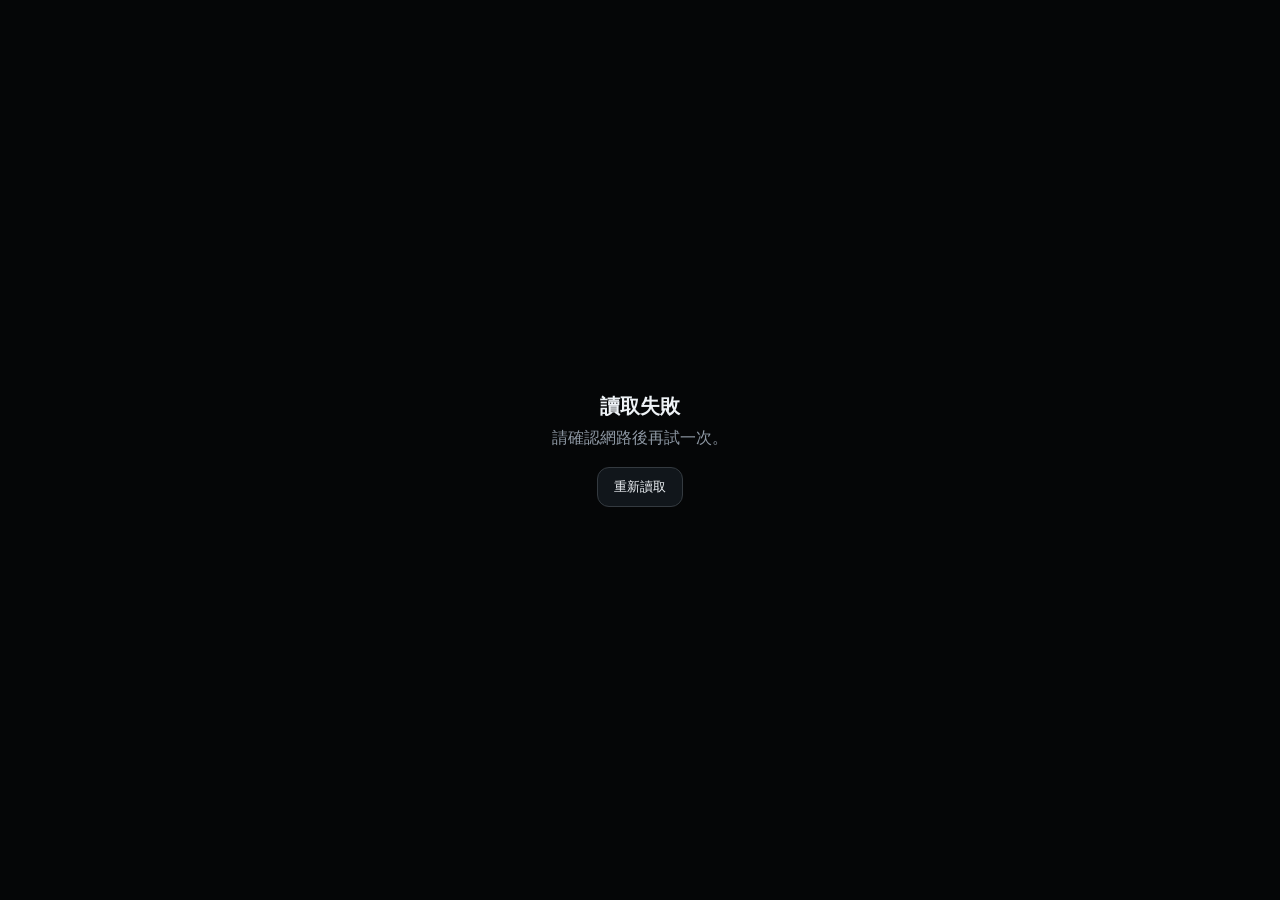
<file: experience-room6.html>
<!doctype html>
<html lang="zh-Hant">
<head>
<meta charset="utf-8">
<meta name="viewport" content="width=device-width,initial-scale=1">
<meta http-equiv="Cache-Control" content="no-store, no-cache, must-revalidate, max-age=0">
<meta http-equiv="Pragma" content="no-cache">
<meta http-equiv="Expires" content="0">
<title>第6間體驗</title>
<style>
html,body{margin:0;width:100%;height:100%;background:#050607;color:#e8edf2;font-family:-apple-system,BlinkMacSystemFont,"Segoe UI","Noto Sans TC",sans-serif}body{display:grid;place-items:center}.loading{text-align:center;color:#8f99a5}.loading b{display:block;color:#eef2f6;font-size:1.25rem;margin-bottom:8px}.retry{margin-top:18px;border:1px solid #343a40;background:#11161b;color:#eef2f6;border-radius:12px;padding:10px 16px;cursor:pointer}
</style>
</head>
<body>
<div class="loading" id="loading"><b>第6間體驗</b>正在讀取最新版本…</div>
<script>
(async()=>{
  const fresh=Date.now();
  const base='https://raw.githubusercontent.com/staney41011/emotion-rooms/main/';
  try{
    const htmlRes=await fetch(`${base}experience-room6-content.html?_fresh=${fresh}`,{cache:'no-store'});
    if(!htmlRes.ok) throw new Error('latest experience unavailable');
    let html=await htmlRes.text();

    let css='';
    let helperJs='';
    const helpers=await Promise.allSettled([
      fetch(`${base}room6-characters.css?_fresh=${fresh}`,{cache:'no-store'}),
      fetch(`${base}room6-characters.js?_fresh=${fresh}`,{cache:'no-store'})
    ]);
    if(helpers[0].status==='fulfilled' && helpers[0].value.ok) css=await helpers[0].value.text();
    if(helpers[1].status==='fulfilled' && helpers[1].value.ok) helperJs=await helpers[1].value.text();

    const directPhotoCss=`
      .room6-direct-photo{position:absolute!important;inset:0!important;width:100%!important;height:100%!important;object-fit:cover!important;display:block!important;z-index:1!important;background:#111}
      .party-table.room6-photo-ready{position:absolute!important;inset:0!important;width:100%!important;height:100%!important;border-radius:0!important;overflow:hidden!important;background:none!important}
      .party-table.room6-photo-ready:before{display:none!important}
      .perform-stage.room6-photo-ready{position:relative!important;overflow:hidden!important;background:none!important}
      .perform-stage.room6-photo-ready .spot,.perform-stage.room6-photo-ready .performers{display:none!important}
      .stage-mini.room6-photo-ready{position:relative!important;overflow:hidden!important;background:none!important}
      .stage-mini.room6-photo-ready:before{display:none!important}
      .room6-photo-error{position:absolute;inset:0;z-index:20;display:grid;place-items:center;background:#15181d;color:#fff;text-align:center;padding:24px;font-weight:800}
    `;
    html=html.replace('</head>',`<style id="room6-live-css">${css}\n${directPhotoCss}</style></head>`);

    const photoInjector=`(()=>{
      const stamp=${fresh};
      const photoBase='https://raw.githubusercontent.com/staney41011/emotion-rooms/main/assets/room6/';
      function attach(parent,file,position='center'){
        if(!parent || parent.dataset.room6Photo==='1') return;
        parent.dataset.room6Photo='1';
        parent.classList.add('room6-photo-ready');
        const img=document.createElement('img');
        img.className='room6-direct-photo';
        img.alt='';
        img.decoding='async';
        img.loading='eager';
        img.style.objectPosition=position;
        img.src=photoBase+file+'?_fresh='+stamp;
        img.addEventListener('error',()=>{
          const err=document.createElement('div');
          err.className='room6-photo-error';
          err.textContent='照片讀取失敗：'+file;
          parent.appendChild(err);
        },{once:true});
        parent.prepend(img);
      }
      function decorate(root=document){
        const all=(selector)=>{
          const list=[];
          if(root.matches?.(selector)) list.push(root);
          root.querySelectorAll?.(selector).forEach(el=>list.push(el));
          return list;
        };
        all('.party-table').forEach(el=>attach(el,'vegetarian-hotpot.jpg','center'));
        all('.perform-stage').forEach(el=>attach(el,'dual-performance.jpg','center 48%'));
        all('.stage-mini').forEach(el=>attach(el,'post-show-focus.jpg','center 42%'));
      }
      const observer=new MutationObserver(records=>{
        records.forEach(record=>record.addedNodes.forEach(node=>{if(node.nodeType===1) decorate(node)}));
      });
      const begin=()=>{decorate(document);observer.observe(document.body,{childList:true,subtree:true})};
      if(document.readyState==='loading') document.addEventListener('DOMContentLoaded',begin,{once:true}); else begin();
    })();`;

    helperJs=helperJs.replace(/<\/script/gi,'<\\/script');
    const safePhotoJs=photoInjector.replace(/<\/script/gi,'<\\/script');
    html=html.replace('</body>',`<script id="room6-photo-injector">${safePhotoJs}<\/script><script id="room6-live-js">${helperJs}<\/script></body>`);

    document.open();
    document.write(html);
    document.close();
  }catch(error){
    document.querySelector('#loading').innerHTML='<b>讀取失敗</b>請確認網路後再試一次。<br><button class="retry" onclick="location.reload()">重新讀取</button>';
  }
})();
window.addEventListener('pageshow',(event)=>{if(event.persisted)location.reload()});
</script>
</body>
</html>
</file>
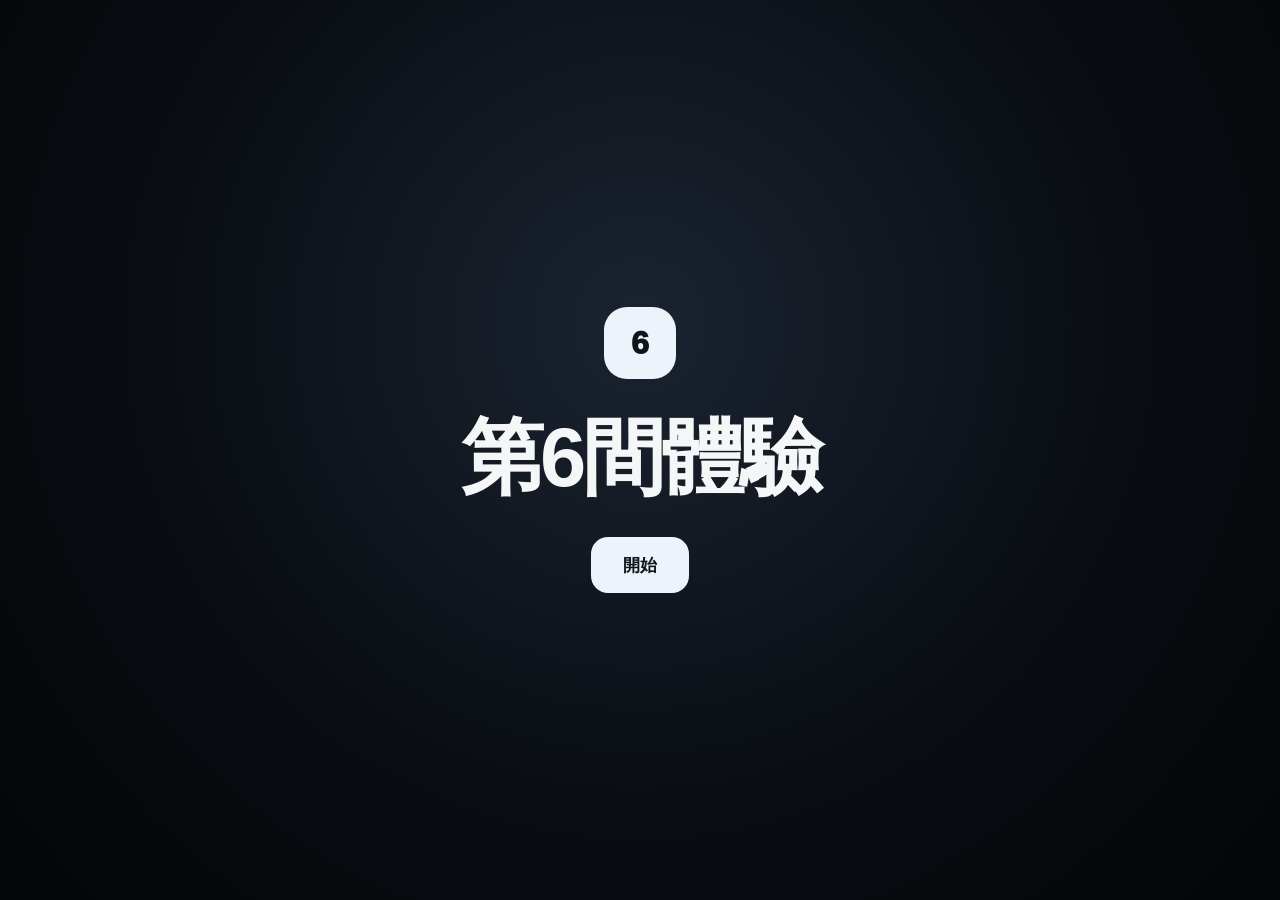
<file: room6-loss.html>
<!doctype html>
<html lang="zh-Hant">
<head>
<meta charset="utf-8">
<meta name="viewport" content="width=device-width,initial-scale=1">
<meta http-equiv="Cache-Control" content="no-store, no-cache, must-revalidate, max-age=0">
<meta http-equiv="Pragma" content="no-cache">
<meta http-equiv="Expires" content="0">
<title>第6間體驗</title>
<style>
html,body{margin:0;width:100%;height:100%;background:#050607;color:#e8edf2;font-family:-apple-system,BlinkMacSystemFont,"Segoe UI","Noto Sans TC",sans-serif}body{display:grid;place-items:center}.loading{text-align:center;color:#8f99a5}.loading b{display:block;color:#eef2f6;font-size:1.25rem;margin-bottom:8px}.retry{margin-top:18px;border:1px solid #343a40;background:#11161b;color:#eef2f6;border-radius:12px;padding:10px 16px;cursor:pointer}
</style>
</head>
<body>
<div class="loading" id="loading"><b>第6間體驗</b>正在讀取…</div>
<script>
(async()=>{
  const fresh=Date.now();
  const base=new URL('.',location.href);
  const fetchText=async(path)=>{
    const url=new URL(path,base);
    url.searchParams.set('v',fresh);
    const res=await fetch(url,{cache:'no-store'});
    if(!res.ok) throw new Error(`${path}: ${res.status}`);
    return res.text();
  };
  const dataAvif=async(paths)=>'data:image/avif;base64,'+(await Promise.all(paths.map(fetchText))).join('');
  const assetUrl=(path)=>{const u=new URL(path,base);u.searchParams.set('v',fresh);return u.href};
  try{
    const [htmlSource,helperCss,helperJs,soundtrackJs,performance,focus,hotpot,walkChat,walkPack,walkBacks,walkNotice]=await Promise.all([
      fetchText('experience-room6-content.html'),
      fetchText('room6-characters.css'),
      fetchText('room6-characters.js'),
      fetchText('room6-soundtrack.js'),
      dataAvif(['assets/room6/hq4/dual-performance.avif.part01.b64','assets/room6/hq4/dual-performance.avif.part02.b64']),
      dataAvif(['assets/room6/hq4/post-show-focus.avif.part01.b64','assets/room6/hq4/post-show-focus.avif.part02.b64']),
      Promise.resolve(assetUrl('assets/room6/vegetarian-hotpot.jpg')),
      Promise.resolve(assetUrl('assets/room6/hq5/walk-chat-classroom.avif')),
      dataAvif(['assets/room6/hq5/walk-pack-bag.b64']),
      dataAvif(['assets/room6/hq5/walk-group-backs.b64']),
      dataAvif(['assets/room6/hq4/walk-final-notice.avif.b64'])
    ]);
    let html=htmlSource
      .replace('星期日 · 8月30日','星期五 · 9月4日')
      .replace('星期一 · 8月31日','星期六 · 9月5日')
      .replace(
        "function scene3(){show(privateShell());addMsg('佳怡','明天一起吃飯嗎？',500,false,'#b66d8b');",
        "function scene3(){show(privateShell());later(()=>{const c=document.querySelector('#chat');if(c){const x=document.createElement('div');x.className='day-divider';x.textContent='昨天';c.appendChild(x)}},120);addMsg('佳怡','明天一起吃飯嗎？',500,false,'#b66d8b');"
      )
      .replace(
        "later(()=>document.querySelector('#typing')?.remove(),10600);addMsg('佳怡','抱歉，我今天臨時有事',10800,false,'#b66d8b');",
        "later(()=>{const c=document.querySelector('#chat');if(c){const x=document.createElement('div');x.className='day-divider';x.textContent='今天';c.appendChild(x)}},7000);later(()=>document.querySelector('#typing')?.remove(),10600);addMsg('佳怡','抱歉，我今天臨時有事',10800,false,'#b66d8b');"
      )
      .replace(
        "later(()=>hide(()=>black(scene4)),33000)}",
        "later(()=>hide(()=>black(sceneSeat)),33000)}\nfunction seatShell(){return '<div class=\"phone-wrap\"><div class=\"phone\"><div class=\"notch\"></div><div class=\"status\"><span id=\"phoneTime\">18:24</span><span>5G　78%</span></div><div class=\"appbar\"><div class=\"avatar\" style=\"background:#7c6bb3\">萱</div><div><h3>小萱</h3><div class=\"sub\">上線中</div></div></div><div class=\"chat\" id=\"chat\"></div><div class=\"draft-note\" id=\"draftNote\">尚未送出</div><div class=\"composer\"><div class=\"inputfake\" id=\"inputfake\"><span id=\"draft\"></span><span class=\"cursor\"></span></div><div class=\"send\">↑</div></div></div></div>'}\nfunction sceneSeat(){show(seatShell());addMsg('小萱','你等等直接過來就好',500,false,'#7c6bb3');addMsg('小萱','我幫你留位置了',1700,false,'#7c6bb3');addMsg('','好，我快到了',3100,true);addMsg('','幫我留你旁邊喔',4500,true);addMsg('小萱','有啦，放心',6000,false,'#7c6bb3');later(()=>{const t=document.querySelector('#phoneTime');if(t)t.textContent='18:31';const c=document.querySelector('#chat');if(c){const x=document.createElement('div');x.className='typing';x.id='seatTyping';x.innerHTML='<i></i><i></i><i></i>';c.appendChild(x)}},9300);later(()=>document.querySelector('#seatTyping')?.remove(),11100);addMsg('小萱','你到了嗎？',11300,false,'#7c6bb3');addMsg('小萱','欸抱歉',12700,false,'#7c6bb3');addMsg('小萱','剛剛有人先坐我旁邊了',14100,false,'#7c6bb3');addMsg('小萱','我想說你還沒到，就沒有叫他起來',15600,false,'#7c6bb3');addMsg('小萱','你坐後面那排也可以啦',17300,false,'#7c6bb3');typeDraft('不是說有幫我留嗎',19500,330);later(()=>setDraft('不是說有幫我留嗎'),22600);eraseDraft('不是說有幫我留嗎',23700,300);later(()=>setDraft('',true),26800);typeDraft('好，我坐後面就好',27800,300);later(()=>{const d=document.querySelector('#draft');if(d)d.textContent='';const n=document.querySelector('#draftNote');if(n)n.classList.remove('show');const i=document.querySelector('#inputfake');if(i)i.classList.remove('focus');addMsg('','好，我坐後面就好',0,true)},31000);later(()=>hide(()=>black(scene4)),34000)}"
      )
      .replace('<div class="walk-card-overlay">18:12　教室門口</div>','<div class="walk-card-overlay">教室門口</div>')
      .replace(
        "addNotice('系','系統','電量剩餘 31%',15700);",
        "addNotice('系','系統','電量剩餘 31%',15700);addNotice('群','朋友們','@你　剩你還沒交報告，大家都在等你了',18400);"
      );
    const photo=(src,cls='room6-native-img')=>`<img class="${cls}" src="${src}" alt="" loading="eager" decoding="async">`;
    html=html.replace('<div class="party-table"></div>',`<div class="party-table room6-native-photo">${photo(hotpot)}</div>`);
    html=html.replace('<div class="perform-stage">',`<div class="perform-stage room6-native-photo">${photo(performance)}`);
    html=html.replace('<div class="stage-mini"></div>',`<div class="stage-mini room6-native-photo">${photo(focus)}</div>`);
    const walkSources={'walk-chat-classroom':walkChat,'walk-pack-bag':walkPack,'walk-group-backs':walkBacks,'walk-final-notice':walkNotice};
    for(const [name,src] of Object.entries(walkSources)){
      const re=new RegExp(`<img[^>]*src=["'][^"']*${name}\\.(?:jpg|jpeg|png|avif)[^"']*["'][^>]*>`,'gi');
      html=html.replace(re,photo(src,'room6-walk-img'));
    }
    const directCss=`
      .room6-native-photo{position:relative!important;overflow:hidden!important;background:#090b0e!important}
      .room6-native-img,.room6-walk-img{position:absolute!important;inset:0!important;width:100%!important;height:100%!important;display:block!important;z-index:2!important;image-rendering:auto!important}
      .story-screen .party-table.room6-native-photo{position:absolute!important;inset:0!important;width:100%!important;height:100%!important;border-radius:0!important;box-shadow:none!important;background:#090b0e!important}
      .story-screen .party-table.room6-native-photo:before{display:none!important}
      .story-screen .party-table.room6-native-photo .room6-native-img{object-fit:contain!important;object-position:center!important}
      .story-screen .story-head,.story-screen .story-progress,.story-screen .story-text,.story-screen .story-nav{z-index:8!important}
      .day-divider{display:flex!important;align-items:center!important;gap:10px!important;color:#8b9299!important;font-size:.74rem!important;font-weight:850!important;letter-spacing:.08em!important;margin:8px 4px 6px!important;opacity:1!important;transform:none!important;animation:none!important}
      .day-divider:before,.day-divider:after{content:'';height:1px;flex:1;background:#d5d9df}
      .perform-stage.room6-native-photo{width:min(430px,88vw)!important;height:min(764px,82vh)!important;aspect-ratio:800/1421!important;border-radius:26px!important;background:#090b0e!important;box-shadow:0 28px 80px rgba(0,0,0,.55)!important}
      .perform-stage.room6-native-photo .room6-native-img{object-fit:contain!important;object-position:center!important}
      .perform-stage.room6-native-photo .spot,.perform-stage.room6-native-photo .performers{display:none!important}
      .perform-stage.room6-native-photo:before{content:'阿哲';left:18%;position:absolute;bottom:18px;z-index:8;padding:7px 14px;border-radius:999px;background:rgba(8,10,14,.72);color:#fff;font-weight:900}
      .perform-stage.room6-native-photo:after{content:'你';right:18%;position:absolute;bottom:18px;z-index:8;padding:7px 14px;border-radius:999px;background:rgba(8,10,14,.72);color:#fff;font-weight:900}
      .stage-mini.room6-native-photo{height:66%!important;width:auto!important;aspect-ratio:800/1421!important;background:#090b0e!important;border-radius:18px!important}
      .stage-mini.room6-native-photo .room6-native-img{object-fit:contain!important;object-position:center!important}
      .stage-mini.room6-native-photo:before,.stage-mini.room6-native-photo .mini-performer{display:none!important}
      .story-card .story-head,.story-card .story-comment,.story-card .story-nav,.story-card .tag-focus,.story-card .story-progress{z-index:8!important}
      .walk-wrap{width:min(720px,94vw)!important;height:auto!important;aspect-ratio:16/9!important;max-height:72vh!important}
      .walk-scene{border-radius:24px!important}
      .walk-photo,.walk-photo.show{transform:none!important;background:#090b0e!important}
      .walk-photo .room6-walk-img{object-fit:cover!important;object-position:center!important;transform:none!important}
      .walk-photo.show .room6-walk-img{transform:none!important}
      .walk-card-overlay{font-size:1rem!important;font-weight:950!important;padding:10px 14px!important;background:rgba(9,13,18,.82)!important;color:#fff!important;border:1px solid rgba(255,255,255,.18)!important;box-shadow:0 8px 28px rgba(0,0,0,.35)!important;text-shadow:0 1px 4px rgba(0,0,0,.7)!important;backdrop-filter:blur(8px)!important}
      @media(max-width:600px){.perform-stage.room6-native-photo{width:min(400px,91vw)!important;height:min(710px,78vh)!important}.walk-wrap{width:min(640px,94vw)!important}.walk-card-overlay{font-size:.92rem!important;left:14px!important;top:14px!important}}
    `;
    html=html.replace('</head>',`<style id="room6-local-css">${helperCss}\n${directCss}</style></head>`);
    const safeHelperJs=helperJs.replace(/<\/script/gi,'<\\/script');
    const safeSoundtrackJs=soundtrackJs.replace(/<\/script/gi,'<\\/script');
    html=html.replace('</body>',`<script id="room6-local-js">${safeHelperJs}<\/script><script id="room6-soundtrack-js">${safeSoundtrackJs}<\/script></body>`);
    document.open();document.write(html);document.close();
  }catch(error){
    console.error(error);
    document.querySelector('#loading').innerHTML='<b>讀取失敗</b>請重新整理後再試一次。<br><button class="retry" onclick="location.reload()">重新讀取</button>';
  }
})();
window.addEventListener('pageshow',(event)=>{if(event.persisted)location.reload()});
</script>
</body>
</html>
</file>
<file: css/style.css>
:root {
  --bg: #f7f8fc;
  --surface: rgba(255,255,255,.92);
  --text: #172033;
  --muted: #6b7280;
  --line: #e7e9f1;
  --accent: #6d5dfc;
  --accent-soft: #efedff;
  --shadow: 0 20px 60px rgba(30, 41, 59, .09);
}
* { box-sizing: border-box; }
html { min-height: 100%; background: var(--bg); }
body {
  margin: 0; min-height: 100vh; color: var(--text);
  font-family: -apple-system, BlinkMacSystemFont, "Segoe UI", "Noto Sans TC", "PingFang TC", sans-serif;
  background:
    radial-gradient(circle at 10% 0%, rgba(109,93,252,.11), transparent 31%),
    radial-gradient(circle at 100% 10%, rgba(14,165,164,.09), transparent 28%), var(--bg);
}
a { color: inherit; text-decoration: none; }
button, input, textarea { font: inherit; }
button { cursor: pointer; }
.shell { width: min(1120px, calc(100% - 32px)); margin: 0 auto; padding: 28px 0 56px; }
.topbar { display:flex; align-items:center; justify-content:space-between; gap:16px; margin-bottom:28px; }
.brand { display:flex; align-items:center; gap:12px; font-weight:900; letter-spacing:.02em; }
.brand-mark { width:42px; height:42px; border-radius:14px; display:grid; place-items:center; background:#171a2b; color:#fff; box-shadow:var(--shadow); }
.small-note { color:var(--muted); font-size:.9rem; }
.hero { padding:42px; border:1px solid rgba(255,255,255,.8); border-radius:32px; background:var(--surface); box-shadow:var(--shadow); overflow:hidden; position:relative; }
.hero:after { content:""; position:absolute; width:260px; height:260px; right:-100px; top:-120px; border-radius:50%; background:linear-gradient(135deg, rgba(109,93,252,.18), rgba(14,165,164,.08)); }
.eyebrow { color:var(--accent); font-weight:800; letter-spacing:.08em; font-size:.85rem; }
h1 { font-size:clamp(2.25rem, 6vw, 4.7rem); line-height:1.05; margin:10px 0 16px; letter-spacing:-.04em; }
h2 { margin:0; }
.lead { max-width:720px; color:#525c70; font-size:1.1rem; line-height:1.8; }
.entry-grid { display:grid; grid-template-columns:repeat(3,1fr); gap:16px; margin-top:28px; }
.entry-card { padding:24px; border-radius:24px; background:#fff; border:1px solid var(--line); transition:.2s ease; min-height:158px; }
.entry-card:hover { transform:translateY(-3px); box-shadow:0 16px 36px rgba(30,41,59,.08); border-color:#d6d3ff; }
.entry-icon { font-size:2rem; margin-bottom:18px; }
.entry-title { font-weight:900; font-size:1.12rem; }
.entry-desc { color:var(--muted); margin-top:7px; line-height:1.5; font-size:.92rem; }
.panel { background:var(--surface); border:1px solid rgba(255,255,255,.85); box-shadow:var(--shadow); border-radius:28px; padding:28px; }
.room-grid { display:grid; grid-template-columns:repeat(4,1fr); gap:14px; }
.room-card { position:relative; text-align:left; padding:20px; min-height:150px; border-radius:22px; border:1px solid var(--line); background:#fff; transition:.18s ease; overflow:hidden; }
.room-card:hover { transform:translateY(-2px); box-shadow:0 14px 30px rgba(30,41,59,.08); }
.room-card.active { border-color:var(--room-accent); box-shadow:0 0 0 3px color-mix(in srgb, var(--room-accent) 16%, transparent); }
.room-card .emoji { font-size:2rem; }
.room-card .num { position:absolute; top:15px; right:15px; color:#9aa1b1; font-size:.78rem; font-weight:800; }
.room-card .name { font-weight:900; margin-top:13px; }
.room-card .subtitle { color:var(--muted); font-size:.86rem; margin-top:5px; line-height:1.45; }
.back-link { display:inline-flex; gap:7px; align-items:center; color:var(--muted); font-weight:700; font-size:.92rem; }
.room-head { display:flex; align-items:flex-start; gap:18px; padding:24px; border-radius:24px; background:var(--room-soft, var(--accent-soft)); margin:20px 0; }
.room-head .emoji { font-size:3rem; }
.room-head h2 { font-size:1.65rem; }
.room-head p { color:#586174; line-height:1.6; margin:.5rem 0 0; }
.form-label { display:block; font-weight:900; margin:22px 0 10px; }
.word-row { display:grid; grid-template-columns:repeat(3,1fr); gap:10px; }
.input, textarea { width:100%; border:1px solid #dfe3ec; border-radius:16px; background:#fff; color:var(--text); padding:14px 15px; outline:none; transition:.15s; }
.input:focus, textarea:focus { border-color:var(--room-accent, var(--accent)); box-shadow:0 0 0 3px color-mix(in srgb, var(--room-accent, var(--accent)) 12%, transparent); }
textarea { min-height:110px; resize:vertical; }
.chips { display:flex; flex-wrap:wrap; gap:8px; margin-top:10px; }
.chip { border:1px solid #dfe3ec; border-radius:999px; padding:8px 12px; background:#fff; color:#4b5563; font-size:.88rem; }
.chip:hover { border-color:var(--room-accent, var(--accent)); color:var(--room-accent, var(--accent)); }
.btn { border:0; border-radius:16px; padding:13px 18px; font-weight:900; background:#171a2b; color:#fff; }
.btn.primary { background:var(--room-accent, var(--accent)); }
.btn.soft { background:#eef0f5; color:#343b4d; }
.btn.danger { background:#fff0f0; color:#c93434; }
.btn-row { display:flex; gap:10px; flex-wrap:wrap; margin-top:22px; }
.success { display:none; text-align:center; padding:42px 20px; }
.success.show { display:block; }
.success .big { font-size:3.4rem; }
.success h2 { margin:14px 0 8px; }
.success p { color:var(--muted); }
.alert { padding:12px 14px; border-radius:14px; background:#fff6e7; color:#8a5b10; font-size:.9rem; margin:14px 0; }
.display-shell { min-height:100vh; display:flex; flex-direction:column; padding:18px 24px 24px; background:#0d1020; color:#fff; }
.display-toolbar { display:flex; align-items:center; gap:12px; justify-content:space-between; flex-wrap:wrap; }
.display-brand { font-weight:900; }
.room-tabs { display:flex; gap:8px; flex-wrap:wrap; }
.room-tab { border:1px solid rgba(255,255,255,.13); color:#c7cada; background:rgba(255,255,255,.06); border-radius:999px; padding:8px 12px; }
.room-tab.active { background:#fff; color:#111827; }
.cloud-stage { flex:1; min-height:600px; display:flex; flex-direction:column; align-items:center; justify-content:center; padding:36px; overflow:hidden; }
.cloud-title { text-align:center; margin-bottom:26px; }
.cloud-title .emoji { font-size:2.8rem; }
.cloud-title h1 { font-size:clamp(2.3rem, 5vw, 4.2rem); margin:4px 0 4px; }
.cloud-title p { color:#969db5; margin:0; }
.word-cloud { width:min(1250px, 96vw); display:flex; flex-wrap:wrap; align-items:center; justify-content:center; align-content:center; gap:10px 20px; padding:26px; min-height:340px; }
.cloud-word { display:inline-block; line-height:1; font-weight:900; letter-spacing:-.03em; transition:.35s ease; text-shadow:0 8px 28px rgba(0,0,0,.15); }
.cloud-empty { color:#7f879f; text-align:center; line-height:1.8; }
.display-footer { display:flex; align-items:center; justify-content:space-between; color:#868da5; font-size:.85rem; }
.stat-grid { display:grid; grid-template-columns:repeat(4,1fr); gap:12px; }
.stat-card { border:1px solid var(--line); border-radius:18px; padding:16px; background:#fff; }
.stat-card .count { font-size:1.8rem; font-weight:950; margin-top:5px; }
.admin-grid { display:grid; grid-template-columns:1.25fr .75fr; gap:18px; margin-top:18px; }
.submission-list { display:flex; flex-direction:column; gap:10px; max-height:560px; overflow:auto; }
.submission { border:1px solid var(--line); border-radius:16px; padding:13px 14px; background:#fff; }
.submission .meta { color:#8a91a2; font-size:.78rem; margin-bottom:6px; }
.submission .words { font-weight:900; }
.submission .comment { color:#5d6679; margin-top:5px; line-height:1.5; }
@media (max-width: 850px) {
  .entry-grid { grid-template-columns:1fr; }
  .room-grid { grid-template-columns:repeat(2,1fr); }
  .word-row { grid-template-columns:1fr; }
  .hero { padding:28px 22px; border-radius:24px; }
  .admin-grid { grid-template-columns:1fr; }
  .stat-grid { grid-template-columns:repeat(2,1fr); }
  .display-shell { padding:14px; }
  .cloud-stage { padding:20px 4px; min-height:520px; }
}

/* Projector ambient motion */
.display-page {
  overflow:hidden;
  background:#080b18;
}
.display-page .display-shell {
  position:relative;
  isolation:isolate;
  overflow:hidden;
  background:
    radial-gradient(circle at 50% 45%, rgba(25,33,70,.26), transparent 46%),
    linear-gradient(145deg, #080b18 0%, #0c1124 46%, #090d1d 100%);
}
.display-ambient {
  position:absolute;
  inset:-12%;
  z-index:-1;
  pointer-events:none;
  overflow:hidden;
  transform:translateZ(0);
}
.ambient-orb {
  position:absolute;
  border-radius:50%;
  filter:blur(78px);
  will-change:transform, opacity;
  mix-blend-mode:screen;
}
.ambient-orb-1 {
  width:54vw;
  height:54vw;
  left:-9vw;
  top:-12vw;
  background:radial-gradient(circle at 35% 35%, rgba(115,96,255,.48), rgba(72,76,232,.18) 48%, transparent 72%);
  opacity:.62;
  animation:ambientFloatA 22s ease-in-out infinite alternate;
}
.ambient-orb-2 {
  width:48vw;
  height:48vw;
  right:-8vw;
  top:4vh;
  background:radial-gradient(circle at 50% 45%, rgba(45,214,190,.34), rgba(30,116,181,.14) 48%, transparent 72%);
  opacity:.5;
  animation:ambientFloatB 27s ease-in-out infinite alternate;
}
.ambient-orb-3 {
  width:46vw;
  height:46vw;
  left:26vw;
  bottom:-20vw;
  background:radial-gradient(circle at 50% 50%, rgba(237,92,174,.26), rgba(98,76,214,.14) 48%, transparent 73%);
  opacity:.44;
  animation:ambientFloatC 31s ease-in-out infinite alternate;
}
.ambient-ribbon {
  position:absolute;
  left:8%;
  width:84%;
  height:22%;
  border-radius:50%;
  filter:blur(34px);
  opacity:.13;
  will-change:transform;
  background:linear-gradient(90deg, transparent 0%, rgba(119,131,255,.8) 32%, rgba(81,221,202,.65) 60%, transparent 100%);
}
.ambient-ribbon-1 {
  top:22%;
  transform:rotate(-8deg) scaleX(1.12);
  animation:ribbonDrift 24s ease-in-out infinite alternate;
}
.ambient-ribbon-2 {
  top:62%;
  transform:rotate(9deg) scaleX(.92);
  opacity:.08;
  animation:ribbonDriftReverse 29s ease-in-out infinite alternate;
}
.ambient-particles,
.ambient-particles::before,
.ambient-particles::after {
  position:absolute;
  inset:0;
  content:"";
}
.ambient-particles {
  opacity:.32;
  background-image:
    radial-gradient(circle, rgba(255,255,255,.3) 0 1px, transparent 1.4px),
    radial-gradient(circle, rgba(165,194,255,.2) 0 1px, transparent 1.3px);
  background-size:170px 170px, 250px 250px;
  background-position:0 0, 74px 48px;
  animation:particleDrift 38s linear infinite;
  will-change:transform;
}
.ambient-particles::before {
  opacity:.44;
  background-image:radial-gradient(circle, rgba(255,255,255,.24) 0 1px, transparent 1.6px);
  background-size:320px 320px;
  background-position:110px 90px;
  animation:particleDriftSlow 52s linear infinite reverse;
}
.ambient-particles::after {
  opacity:.24;
  background-image:radial-gradient(circle, rgba(136,237,224,.28) 0 1.2px, transparent 1.7px);
  background-size:410px 410px;
  background-position:40px 180px;
  animation:particlePulse 7s ease-in-out infinite alternate;
}
.ambient-vignette {
  position:absolute;
  inset:0;
  background:
    radial-gradient(ellipse at center, transparent 35%, rgba(3,5,16,.18) 72%, rgba(2,4,12,.55) 100%),
    linear-gradient(180deg, rgba(0,0,0,.18), transparent 18%, transparent 80%, rgba(0,0,0,.22));
}
.display-page .display-toolbar,
.display-page .cloud-stage,
.display-page .display-footer {
  position:relative;
  z-index:1;
}
.display-page .display-toolbar {
  padding:4px 6px;
}
.display-page .display-brand {
  display:flex;
  align-items:center;
  gap:9px;
  letter-spacing:.02em;
  text-shadow:0 4px 22px rgba(0,0,0,.22);
}
.live-dot {
  width:8px;
  height:8px;
  border-radius:50%;
  background:#8ef0d6;
  box-shadow:0 0 0 5px rgba(142,240,214,.08), 0 0 20px rgba(142,240,214,.55);
  animation:livePulse 2.6s ease-in-out infinite;
}
.display-sync-note { color:#aab1c7 !important; }
.display-fullscreen {
  background:rgba(255,255,255,.09) !important;
  color:#e9ecf7 !important;
  border:1px solid rgba(255,255,255,.08);
  backdrop-filter:blur(10px);
}
.display-page .cloud-stage {
  min-height:0;
}
.display-page .cloud-title {
  animation:titleBreathe 7s ease-in-out infinite alternate;
}
.display-page .cloud-title h1 {
  text-shadow:0 12px 48px rgba(0,0,0,.28), 0 0 42px rgba(124,131,253,.08);
}
.display-page .cloud-title p {
  color:#aeb5cb;
}
.display-page .word-cloud {
  position:relative;
}
.display-page .word-cloud::before {
  content:"";
  position:absolute;
  inset:8% 10%;
  border-radius:50%;
  background:radial-gradient(circle, rgba(255,255,255,.035), transparent 68%);
  filter:blur(28px);
  pointer-events:none;
}
.cloud-word {
  position:relative;
  opacity:0;
  animation:wordEnter .72s cubic-bezier(.2,.8,.2,1) forwards;
  text-shadow:0 9px 30px rgba(0,0,0,.24), 0 0 20px currentColor;
}
.cloud-empty {
  animation:emptyFloat 5.5s ease-in-out infinite alternate;
  text-shadow:0 10px 35px rgba(0,0,0,.28);
}
.display-page .display-footer {
  padding:0 6px;
  color:#9299b1;
}
@keyframes ambientFloatA {
  0% { transform:translate3d(0,0,0) scale(1) rotate(0deg); }
  45% { transform:translate3d(8vw,5vh,0) scale(1.08) rotate(7deg); }
  100% { transform:translate3d(2vw,12vh,0) scale(.97) rotate(-5deg); }
}
@keyframes ambientFloatB {
  0% { transform:translate3d(0,0,0) scale(.98); }
  50% { transform:translate3d(-9vw,8vh,0) scale(1.08); }
  100% { transform:translate3d(-3vw,-4vh,0) scale(1.02); }
}
@keyframes ambientFloatC {
  0% { transform:translate3d(0,0,0) scale(1); }
  50% { transform:translate3d(5vw,-9vh,0) scale(1.13); }
  100% { transform:translate3d(-7vw,-4vh,0) scale(.98); }
}
@keyframes ribbonDrift {
  0% { transform:translate3d(-3vw,0,0) rotate(-8deg) scaleX(1.08); }
  100% { transform:translate3d(5vw,7vh,0) rotate(-4deg) scaleX(1.2); }
}
@keyframes ribbonDriftReverse {
  0% { transform:translate3d(4vw,0,0) rotate(9deg) scaleX(.92); }
  100% { transform:translate3d(-5vw,-6vh,0) rotate(4deg) scaleX(1.08); }
}
@keyframes particleDrift {
  from { transform:translate3d(0,0,0); }
  to { transform:translate3d(36px,-54px,0); }
}
@keyframes particleDriftSlow {
  from { transform:translate3d(0,0,0); }
  to { transform:translate3d(-48px,42px,0); }
}
@keyframes particlePulse {
  from { opacity:.15; transform:scale(1); }
  to { opacity:.38; transform:scale(1.018); }
}
@keyframes livePulse {
  0%,100% { opacity:.55; transform:scale(.82); }
  50% { opacity:1; transform:scale(1); }
}
@keyframes titleBreathe {
  from { transform:translateY(0); }
  to { transform:translateY(-4px); }
}
@keyframes wordEnter {
  from { opacity:0; transform:translateY(12px) scale(.96); filter:blur(4px); }
  to { opacity:1; transform:translateY(0) scale(1); filter:blur(0); }
}
@keyframes emptyFloat {
  from { transform:translateY(3px); opacity:.78; }
  to { transform:translateY(-4px); opacity:1; }
}
@media (prefers-reduced-motion: reduce) {
  .ambient-orb,
  .ambient-ribbon,
  .ambient-particles,
  .ambient-particles::before,
  .ambient-particles::after,
  .live-dot,
  .display-page .cloud-title,
  .cloud-empty,
  .cloud-word {
    animation:none !important;
  }
  .cloud-word { opacity:1; }
}
@media (max-width:850px) {
  .ambient-orb { filter:blur(60px); }
  .display-sync-note { display:none; }
}
</file>
